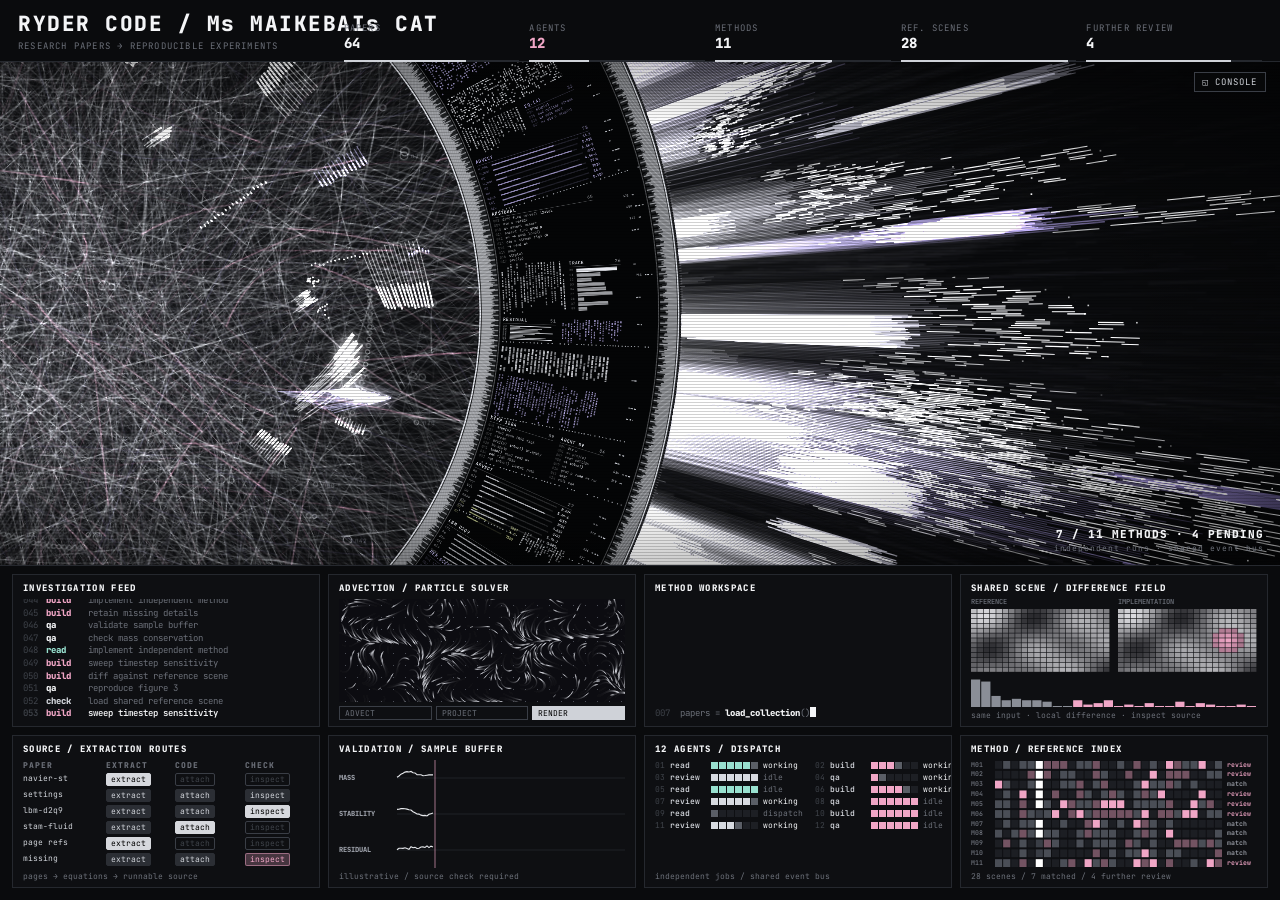
<file: guarded_agent/native-renderer/haloflux-background.html>
<!doctype html>
<!--
  HALOFLUX - Copyright (c) 2026 Ryder191 (RYDER CODE / Ms MAIKEBAIs CAT). All rights reserved.
  https://github.com/Ryder191/haloflux

  Source code and audiovisual design are original works protected by copyright.
  Licensed under the PolyForm Noncommercial License 1.0.0 (see LICENSE).
  Noncommercial use only. ANY COMMERCIAL USE IS STRICTLY PROHIBITED.
  Keep this notice and credit "HALOFLUX by Ryder191" when sharing or remixing.

  源代码与视觉设计均为原创作品，受著作权保护。按 PolyForm Noncommercial 1.0.0 授权。
  仅限非商业用途，严格禁止任何商业用途。转载或二创须保留本声明并注明出处。
-->
<html lang="en">
<head>
<meta charset="utf-8">
<meta name="viewport" content="width=device-width, initial-scale=1">
<title>Paper Lab Console</title>
<link rel="preconnect" href="https://fonts.googleapis.com">
<link href="https://fonts.googleapis.com/css2?family=JetBrains+Mono:wght@400;600;800&display=swap" rel="stylesheet">
<style>
:root{
  --bg:#08090b; --panel:#0e0f12; --line:#25282e; --line2:#3a3e46;
  --text:#cfd2d8; --dim:#6b6f78; --faint:#3f434a; --white:#f4f5f7;
  --pink:#f0a6c6; --teal:#98e0cf;
}
*{box-sizing:border-box}
html,body{margin:0;height:100%;background:var(--bg);color:var(--text);font-family:"JetBrains Mono",Consolas,monospace;overflow:hidden}
.app{display:grid;grid-template-rows:auto minmax(0,1fr) auto;height:100vh}

/* ---------- header ---------- */
header{display:grid;grid-template-columns:minmax(240px,1.7fr) repeat(5,minmax(0,1fr));align-items:end;border-bottom:1px solid var(--line);padding:10px 18px 0;background:#0a0b0d}
.brand h1{white-space:nowrap;margin:0;font-size:21px;font-weight:800;letter-spacing:1.5px;color:var(--white)}
.brand p{margin:3px 0 9px;font-size:9px;color:var(--dim);letter-spacing:1.2px}
.kpi{padding:0 10px 9px;position:relative}
.kpi .k{font-size:9px;color:var(--dim);letter-spacing:1.2px}
.kpi .v{font-size:14px;font-weight:800;color:var(--white);font-variant-numeric:tabular-nums}
.kpi .v.pink{color:var(--pink)}
.kpi .seg{position:absolute;left:10px;right:0;bottom:-1px;height:2px;background:var(--line)}
.kpi .seg i{display:block;height:100%;background:var(--text);width:0;transition:width 1.2s ease}

/* ---------- stage ---------- */
.stage{position:relative;min-height:0;overflow:hidden}
#stage{position:absolute;inset:0;width:100%;height:100%;display:block}
.stage::after{content:"";position:absolute;inset:0;pointer-events:none;
  background:repeating-linear-gradient(0deg,rgba(0,0,0,.18) 0 1px,transparent 1px 3px),
             radial-gradient(ellipse at 40% 50%,transparent 55%,rgba(0,0,0,.55) 100%)}
.ov{position:absolute;font-size:9px;letter-spacing:1px;color:var(--text);pointer-events:none;z-index:2}
.chk{left:0;top:0;will-change:transform;background:rgba(8,9,11,.85);border:1px solid var(--line2);padding:5px 8px;transition:opacity .4s}
.chk b{display:block;font-size:8px;color:var(--dim);font-weight:600;margin-bottom:3px}
.chk span{font-size:12px;color:var(--white);font-weight:600;white-space:nowrap}
.console{top:10px;right:14px;border:1px solid var(--line2);padding:3px 8px;background:rgba(8,9,11,.8)}
.music{top:10px;right:104px;z-index:3;pointer-events:auto;display:flex;align-items:center;gap:6px;border:1px solid var(--line2);padding:2px 8px;background:rgba(8,9,11,.8);user-select:none}
.music .mbtn{cursor:pointer;display:flex;align-items:center;gap:5px}
.music:hover{border-color:#cfd2d8}
.music .mbtn:hover em{color:#fff}
.music em{font-style:normal;white-space:nowrap}
.music.on em{color:var(--white)}
.music.wait em{animation:bl 1s steps(1) infinite}
.music .eq{display:inline-flex;align-items:flex-end;gap:1px;height:8px}
.music .eq b{display:block;width:2px;height:2px;background:var(--dim)}
.music.on .eq b{background:var(--white);animation:eqb .9s ease-in-out infinite}
.music.on .eq b:nth-child(2){animation-delay:-.3s}
.music.on .eq b:nth-child(3){animation-delay:-.6s}
@keyframes eqb{0%,100%{height:2px}50%{height:8px}}
.music input[type=range]{width:70px;height:10px;margin:0;accent-color:#cfd2d8;cursor:pointer}
.music .mval{width:16px;text-align:right;color:var(--dim);font-variant-numeric:tabular-nums}
.status{right:16px;bottom:12px;text-align:right}
.status .big{font-size:11px;color:var(--white);font-weight:800}
.status .sm{color:var(--dim);font-size:8px;margin-top:2px}

/* ---------- panels ---------- */
.panels{display:grid;grid-template-columns:repeat(4,minmax(0,1fr));gap:8px;padding:8px 12px 12px;border-top:1px solid var(--line);background:#0a0b0d}
.p{border:1px solid var(--line);background:var(--panel);padding:7px 10px 6px;height:clamp(118px,17vh,168px);display:flex;flex-direction:column;overflow:hidden;min-width:0}
.p h3{margin:0 0 5px;font-size:9px;font-weight:800;letter-spacing:1.3px;color:var(--white);white-space:nowrap}
.p .cap{margin-top:auto;font-size:8px;color:var(--dim);padding-top:3px;white-space:nowrap;overflow:hidden}
.p canvas{width:100%;flex:1;min-height:0;display:block}

.feed{flex:1;min-height:0;display:flex;flex-direction:column;justify-content:flex-end;font-size:9px;line-height:1.4;overflow:hidden}
.feed div{white-space:nowrap;color:var(--dim)}
.feed div:last-child{color:var(--white);font-weight:600}
.n{color:var(--faint);margin-right:8px}
.vb{display:inline-block;width:42px;font-weight:800}
.vb.build{color:var(--pink)} .vb.check{color:var(--text)} .vb.read{color:var(--teal)} .vb.qa{color:var(--white)}

.btns{display:flex;gap:4px;margin-top:4px}
.btns span{flex:1;font-size:8px;border:1px solid var(--line2);padding:1px 5px;color:var(--dim);transition:all .3s}
.btns span.on{background:#cfd2d8;color:#000;border-color:#cfd2d8}

.code{flex:1;min-height:0;font-size:9px;line-height:1.45;overflow:hidden;display:flex;flex-direction:column;justify-content:flex-end}
.code div{white-space:nowrap}
.code .ln{color:var(--faint);margin-right:10px}
.code .fn{color:var(--white);font-weight:800}
.code .op{color:var(--dim)}
.caret{display:inline-block;width:6px;height:10px;background:var(--white);vertical-align:-1px;animation:bl 1s steps(1) infinite}
@keyframes bl{50%{opacity:0}}

.routes{display:grid;grid-template-columns:1.2fr repeat(3,1fr);gap:3px 6px;font-size:8px;align-content:start}
.routes .h{color:var(--dim);font-weight:800;letter-spacing:1px}
.routes .nm{color:var(--text);white-space:nowrap;overflow:hidden}
.chip{display:inline-block;padding:0 4px;border:1px solid var(--line2);border-radius:2px;color:var(--faint);line-height:11px;transition:all .3s}
.chip.on{background:#d6d8dd;color:#000;border-color:#d6d8dd}
.chip.done{background:#2b2e34;color:var(--text);border-color:#2b2e34}
.chip.pk{background:rgba(240,166,198,.25);color:var(--pink);border-color:rgba(240,166,198,.5)}

.agents{display:grid;grid-template-columns:1fr 1fr;gap:2px 12px;font-size:8px;align-content:start}
.ag{display:flex;align-items:center;gap:5px;white-space:nowrap}
.ag .id{color:var(--faint)} .ag .rl{width:36px;color:var(--text);font-weight:600}
.ag .cells{display:flex;gap:1px}
.ag .cells i{width:7px;height:7px;background:#1d1f24}
.ag .st{color:var(--dim);overflow:hidden}
.ag .st.w{color:var(--white)}

@media (max-width:1000px){
  html,body{overflow:auto}
  .app{height:auto}
  .stage{height:62vh}
  header{grid-template-columns:repeat(3,minmax(0,1fr));gap:6px 0}
  .brand{grid-column:1/-1}
  .panels{grid-template-columns:repeat(2,minmax(0,1fr))}
  .p{height:150px}
}
@media (max-width:520px){
  header{padding:10px 16px 0}
  .panels{grid-template-columns:minmax(0,1fr);padding:8px 16px 16px}
}
</style>
</head>
<body>
<div class="app">
  <header>
    <div class="brand"><h1>RYDER CODE / Ms MAIKEBAIs CAT</h1><p>RESEARCH PAPERS → REPRODUCIBLE EXPERIMENTS</p></div>
    <div class="kpi"><div class="k">PAPERS</div><div class="v" id="k0">64</div><div class="seg"><i></i></div></div>
    <div class="kpi"><div class="k">AGENTS</div><div class="v pink" id="k1">12</div><div class="seg"><i></i></div></div>
    <div class="kpi"><div class="k">METHODS</div><div class="v" id="k2">11</div><div class="seg"><i></i></div></div>
    <div class="kpi"><div class="k">REF. SCENES</div><div class="v" id="k3">28</div><div class="seg"><i></i></div></div>
    <div class="kpi"><div class="k">FURTHER REVIEW</div><div class="v" id="k4">4</div><div class="seg"><i></i></div></div>
  </header>

  <div class="stage" id="stageWrap">
    <canvas id="stage"></canvas>
    <div class="ov console">◱ CONSOLE</div>
    <div class="ov music" id="bgm">
      <span class="mbtn" id="bgmBtn" title="开/关背景音乐（M 键）"><i class="eq"><b></b><b></b><b></b></i><em id="bgmTxt">BGM OFF</em></span>
      <input type="range" id="bgmVol" min="0" max="100" step="1" value="60" title="音量">
      <span class="mval" id="bgmVal">60</span>
    </div>
    <audio id="bgmAudio" loop preload="none" playsinline></audio>
    <div class="ov chk" id="chk"><b id="chkK">STABILITY CHECK</b><span id="chkV">CFL = |u| Δt / Δx</span></div>
    <div class="ov status"><div class="big" id="stBig">7 / 11 METHODS · 4 PENDING</div><div class="sm">independent runs · shared event bus</div></div>
  </div>

  <section class="panels">
    <div class="p"><h3>INVESTIGATION FEED</h3><div class="feed" id="feed"></div></div>
    <div class="p"><h3>ADVECTION / PARTICLE SOLVER</h3><canvas id="cAdv"></canvas>
      <div class="btns" id="advBtns"><span class="on">ADVECT</span><span>PROJECT</span><span>RENDER</span></div></div>
    <div class="p"><h3>METHOD WORKSPACE</h3><div class="code" id="code"></div></div>
    <div class="p"><h3>SHARED SCENE / DIFFERENCE FIELD</h3><canvas id="cDiff"></canvas><div class="cap">same input · local difference · inspect source</div></div>
    <div class="p"><h3>SOURCE / EXTRACTION ROUTES</h3><div class="routes" id="routes"></div><div class="cap">pages → equations → runnable source</div></div>
    <div class="p"><h3>VALIDATION / SAMPLE BUFFER</h3><canvas id="cVal"></canvas><div class="cap">illustrative / source check required</div></div>
    <div class="p"><h3>12 AGENTS / DISPATCH</h3><div class="agents" id="agents"></div><div class="cap">independent jobs / shared event bus</div></div>
    <div class="p"><h3>METHOD / REFERENCE INDEX</h3><canvas id="cIdx"></canvas><div class="cap">28 scenes / 7 matched / 4 further review</div></div>
  </section>
</div>

<script>
const TAU = Math.PI * 2, rnd = Math.random;
const rr = (a, b) => a + rnd() * (b - a);
const pick = a => a[(rnd() * a.length) | 0];
const gauss = () => (rnd() + rnd() + rnd() - 1.5) / 1.5;
let liveWorkbenchActive = false;
window.__guardedAnimationStats = {frames:0, displayed_lines:0, error:''};
window.addEventListener('error', event => {
  window.__guardedAnimationStats.error = String(event.message || 'Animation script failed').slice(0,240);
});
let DPR = Math.min(window.devicePixelRatio || 1, 2);
const FONT = '"JetBrains Mono",Consolas,monospace';
const TASK_FONT = '"Microsoft YaHei UI","Microsoft YaHei","Noto Sans CJK SC","Segoe UI",sans-serif';

function mk(w, h) {
  const c = document.createElement('canvas');
  c.width = Math.max(1, Math.ceil(w * DPR)); c.height = Math.max(1, Math.ceil(h * DPR));
  c.x = c.getContext('2d'); c.x.setTransform(DPR, 0, 0, DPR, 0, 0);
  return c;
}
function fit(c) {
  const r = c.getBoundingClientRect();
  c.width = Math.max(1, Math.round(r.width * DPR)); c.height = Math.max(1, Math.round(r.height * DPR));
  const x = c.getContext('2d'); x.setTransform(DPR, 0, 0, DPR, 0, 0);
  c.w = r.width; c.h = r.height; c.x = x;
  return c;
}

/* =========================================================
   MAIN STAGE
   ========================================================= */
const stage = document.getElementById('stage'); let S = stage.getContext('2d'); const S_MAIN = S;
let W, H, cx, cy, R, RO, RMAX, thV, thS;
let webBase, webLayers = [], layerEnv = [0, 0, 0], trailC, glowC, laneC;
let curves = [], runners = [], comets = [], cards = [], wedges = [], pulses = [];
let webRot = 0, ringRot = 0, ringVel = 0, OSTEP = 0.0038;
const GS = 3; // glow buffer downscale
const FS = 0.5; let farC; // far-layer buffer (depth of field)
const HAS_FILTER = 'filter' in S;
const easeIO = t => t < 0.5 ? 4 * t * t * t : 1 - Math.pow(-2 * t + 2, 3) / 2;
const easeO = t => 1 - Math.pow(1 - t, 3);

/* ---------- live configuration (driven by the console) ---------- */
// [key, label, min, max, step, group, rebuild]
const PARAMS = [
  ['tempo', '整体节拍速度', 0.4, 2.5, 0.05, '全局'],
  ['camera', '自动运镜 (0关 1开)', 0, 1, 1, '全局'],
  ['camZoom', '运镜推近幅度', 0, 2, 0.05, '全局'],
  ['glow', '柔光层强度', 0, 1.5, 0.05, '全局'],
  ['scan', '扫描线 (0关 1开)', 0, 1, 1, '全局'],

  ['ringSpeed', '圆环转动幅度/速度', 0, 3, 0.05, '圆环'],
  ['ringPause', '圆环停顿时长', 0, 3, 0.05, '圆环'],
  ['ringWidth', '环带厚度', 0.6, 1.6, 0.02, '圆环', 'resize'],
  ['rimBright', '内外缘细线亮度', 0, 2, 0.05, '圆环'],
  ['rimWidth', '内外缘细线带宽度', 0.3, 2.5, 0.05, '圆环', 'slots'],
  ['dataFlicker', '数据块刷新/闪烁', 0, 4, 0.1, '圆环'],

  ['webBright', '底层网线亮度', 0.1, 3, 0.05, '圈内', 'web'],
  ['webPulseBase', '网线闪烁层基础亮度', 0, 1, 0.02, '圈内'],
  ['webPulseAmp', '网线闪烁层节拍亮度', 0, 1, 0.02, '圈内'],
  ['webSpin', '网线整体转速', 0, 5, 0.1, '圈内'],
  ['runnerCount', '单独亮线 数量', 0, 900, 1, '圈内'],
  ['runnerBright', '单独亮线 亮度', 0, 2, 0.05, '圈内'],
  ['runnerWidth', '单独亮线 粗细', 0.3, 3, 0.05, '圈内'],
  ['runnerSpeed', '单独亮线 速度', 0.1, 4, 0.05, '圈内'],
  ['runnerVariety', '单独亮线 速度差异', 0, 1, 0.05, '圈内'],
  ['cometPerBeat', '成组光束 每拍数量', 0, 6, 0.1, '圈内'],
  ['cometBurst', '成组光束 重拍爆发数', 0, 12, 0.5, '圈内'],
  ['cometTrickle', '成组光束 拍间零星(每秒)', 0, 6, 0.1, '圈内'],
  ['cometLines', '成组光束 每组线数', 0.3, 3, 0.05, '圈内'],
  ['cometWidth', '成组光束 宽度', 0.3, 3, 0.05, '圈内'],
  ['cometBright', '成组光束 亮度', 0.1, 2.5, 0.05, '圈内'],
  ['cometGlow', '成组光束 柔光', 0, 3, 0.05, '圈内'],
  ['cometSpeed', '成组光束 速度', 0.3, 3, 0.05, '圈内'],
  ['cometFollow', '成组光束 跟随圆环 (0/1)', 0, 1, 1, '圈内'],

  ['beamBright', '伸缩光束 亮度', 0, 2.5, 0.05, '环外'],
  ['beamLen', '伸缩光束 长度', 0.2, 1.8, 0.05, '环外'],
  ['beamWidth', '伸缩光束 线粗细', 0.3, 3, 0.05, '环外'],
  ['beamBounce', '回弹波浪层 强度', 0, 2, 0.05, '环外'],
  ['beamGlow', '伸缩光束 柔光', 0, 6, 0.1, '环外'],
  ['dashBright', '流动短线 亮度', 0, 2, 0.05, '环外'],
  ['hazeCount', '宽光带 数量', 0, 30, 1, '环外'],
  ['hazeBright', '宽光带 亮度', 0, 3, 0.05, '环外'],
  ['flyerCount', '飞出流线(单独) 数量', 0, 3, 0.05, '环外', 'flyers'],
  ['flyerBright', '飞出流线(单独) 亮度', 0, 3, 0.05, '环外'],
  ['flyerWidth', '飞出流线 粗细', 0.3, 3, 0.05, '环外'],
  ['flyerSpeed', '飞出流线 速度', 0.2, 3, 0.05, '环外'],
  ['burstRate', '飞出流线(成组) 频率', 0, 5, 0.1, '环外'],
  ['burstSize', '飞出流线(成组) 每组数量', 0.2, 3, 0.05, '环外'],
  ['burstBright', '飞出流线(成组) 亮度', 0, 2.5, 0.05, '环外'],
  ['flareRate', '根部闪光 频率', 0, 5, 0.1, '环外'],
  ['flareBright', '根部闪光 亮度', 0, 2, 0.05, '环外'],
  ['rimDensity', '内外缘细线 密度', 0.3, 3, 0.05, '圆环'],
  ['depthBlur', '远景虚化 (环外远层)', 0, 5, 0.1, '空间层次'],
  ['depthDim', '远景亮度', 0, 1.5, 0.05, '空间层次'],
  ['webBlur', '圈内底层虚化', 0, 4, 0.1, '空间层次', 'web'],
  ['parallax', '视差 (运镜时远近错位)', 0, 1.5, 0.05, '空间层次'],
  ['bokeh', '前景光斑 数量', 0, 80, 1, '空间层次'],
  ['bokehBright', '前景光斑 亮度', 0, 3, 0.05, '空间层次'],
  ['atmos', '空间雾气', 0, 3, 0.05, '空间层次'],
  ['ringShadow', '圆环遮挡阴影', 0, 2, 0.05, '空间层次'],
  ['vignette', '暗角', 0, 1.5, 0.05, '空间层次'],
];
const BASE = {
  tempo: 1, camera: 1, camZoom: 1, glow: 1, scan: 1,
  ringSpeed: 1, ringPause: 1, ringWidth: 1, rimBright: 1, rimWidth: 1, dataFlicker: 1,
  webBright: 1, webPulseBase: 0.15, webPulseAmp: 0.85, webSpin: 1,
  runnerCount: 336, runnerBright: 1, runnerWidth: 1, runnerSpeed: 1, runnerVariety: 1,
  cometPerBeat: 1.1, cometBurst: 4, cometTrickle: 0, cometLines: 1, cometWidth: 1, cometBright: 1, cometGlow: 1.1, cometSpeed: 1, cometFollow: 0,
  beamBright: 1, beamBounce: 1, beamLen: 1, beamWidth: 1, beamGlow: 1, dashBright: 1, hazeCount: 8, hazeBright: 1,
  flyerCount: 1, flyerBright: 1, flyerWidth: 1, flyerSpeed: 1, burstRate: 1, burstSize: 1, burstBright: 1, flareRate: 1, flareBright: 1,
  rimDensity: 1, depthBlur: 1.4, depthDim: 0.9, webBlur: 0.7, parallax: 0.6, bokeh: 16, bokehBright: 1, atmos: 1, ringShadow: 1, vignette: 0.7,
};
const PRESETS = {
  A: { ...BASE, webBright: 1.25, webPulseBase: 0.3, webPulseAmp: 0.4, runnerCount: 45, runnerVariety: 0,
       cometPerBeat: 2.5, cometBurst: 5, cometTrickle: 1.6, cometFollow: 1, cometGlow: 0.85 },
  B: { ...BASE },
};
// 你的默认效果：把控制台「导出」的 values 粘贴进来替换 null，发给任何电脑打开都会默认使用它
const BAKED_MINE = {tempo: 2.5, camera: 1, camZoom: 1, glow: 1.1, scan: 1, ringSpeed: 3, ringPause: 1.2, ringWidth: 1.3, rimBright: 1.8, rimWidth: 1.3, dataFlicker: 1, webBright: 0.9, webPulseBase: 0.1, webPulseAmp: 0.8, webSpin: 1, runnerCount: 788, runnerBright: 0.5, runnerWidth: 1, runnerSpeed: 0.6, runnerVariety: 0.4, cometPerBeat: 2.3, cometBurst: 9, cometTrickle: 1.5, cometLines: 1, cometWidth: 1, cometBright: 1, cometGlow: 1.1, cometSpeed: 0.8, cometFollow: 1, beamBright: 1.8, beamLen: 1.8, beamWidth: 0.7, beamBounce: 2, beamGlow: 3.5, dashBright: 1.9, hazeCount: 22, hazeBright: 1.5, flyerCount: 3, flyerBright: 3, flyerWidth: 1.4, flyerSpeed: 2.2, burstRate: 3.5, burstSize: 3, burstBright: 2.5, flareRate: 3.5, flareBright: 2, rimDensity: 1.2, depthBlur: 0, depthDim: 0.1, webBlur: 0, parallax: 0, bokeh: 0, bokehBright: 0, atmos: 0, ringShadow: 0, vignette: 0};   // 2026-10-21 定稿默认
if (BAKED_MINE) PRESETS.MINE = { ...BASE, ...BAKED_MINE };
const C = { ...(PRESETS.MINE || PRESETS.B) };
const zf = z => 1 + (z - 1) * C.camZoom;

const TOK = ['load_collection()', 'extract_eq', '∂u/∂t', 'rho', 'grad(p)', 'dt=1e-3', 'assert', 'residual', 'solve()',
  'mesh', 'bc.apply', 'flux', 'CFL', '0.0041', 'ok', 'PASS', 'ref#12', 'scene_07', 'u_star', 'div(u)', 'proj', 'advect',
  'step++', 'tol', '1.2e-6', 'kernel', 'paper[37]', 'eq.(4)', 'fig.3', 'table2', 'nu=0.01', 'v_x', 'omega', 'bounce',
  'f_eq', 'stream', 'collide', 'Re=100', 'check', '>>>', 'match', 'diff', 'L2', 'grid64', 'cfg', 'seed=7'];

/* ---------- rhythm: an uneven beat clock drives everything ---------- */
const PATTERN = [0.5, 0.25, 0.25, 0.5, 0.5, 0.75, 0.25, 0.25, 0.25, 1.0];
let beatT = 0.4, beatI = 0, sinceBeat = 9, beatN = 0, env = 0;
function updateBeat(dt) {
  beatT -= dt; sinceBeat += dt;
  if (beatT <= 0) { beatT += PATTERN[beatI++ % PATTERN.length] * 0.92 / C.tempo; sinceBeat = 0; beatN++; onBeat(); }
  env = Math.exp(-sinceBeat * 4.5);
}
function onBeat() {
  // ring: kick every other beat → stepped, fast rotation
  if (rot.t >= rot.dur && rot.hold <= 0) ringMove();
  // comets come in bursts
  const n = Math.round((beatN % 4 === 0 ? C.cometBurst : C.cometPerBeat) * rr(0.6, 1.4));
  for (let i = 0; i < n; i++) setTimeout(spawnComet, i * rr(30, 90));
  // web layers shimmer
  layerEnv[(rnd() * 3) | 0] = 1;
  if (beatN % 4 === 0) layerEnv = layerEnv.map(() => rr(0.6, 1));
  // outer: travelling wave + random wedge hits
  const dir = rnd() < 0.5 ? 1 : -1, big = beatN % 8 === 0;
  pulses.push({ c: dir > 0 ? -thS - 0.15 : thS + 0.15, v: dir * rr(0.7, 1.6) * (big ? 0.7 : 1), w: big ? rr(0.25, 0.4) : rr(0.05, 0.16), amp: big ? 1 : rr(0.45, 0.9), life: rr(1.2, 2.0), L: 0 });
  pulses.forEach(p => p.L || (p.L = p.life));
  onBeatOuter();
  // ring cards
  for (let i = 0; i < Math.round(6 * C.dataFlicker); i++) pick(slots).c = null;
  for (let i = 0; i < Math.round(2 * C.dataFlicker); i++) pick(slots).flash = rr(0.35, 0.7);
}

/* ---------- camera: automatic push-in / pull-out shots ---------- */
const cam = { x: 0, y: 0, z: 1 };
let shots = [], shotI = 0, shotT = 0, camPhase = 'hold', camFrom = null;
function buildShots() {
  const P = (a, r) => ({ x: cx + Math.cos(a) * r, y: cy + Math.sin(a) * r });
  const mid = (R + RO) / 2;
  shots = [
    { x: W / 2, y: H / 2, z: 1, hold: 4.5 },
    { ...P(-thS * 0.45, mid), z: 2.3, hold: 3.4 },
    { ...P(0.04, RO + (RMAX - RO) * 0.3), z: 1.6, hold: 3.2 },
    { x: W / 2, y: H / 2, z: 1, hold: 3.0 },
    { ...P(0.22, R * 0.8), z: 1.9, hold: 3.4 },
    { ...P(thS * 0.5, mid + 10), z: 2.8, hold: 3.0 },
    { ...P(-0.12, RO + 40), z: 1.35, hold: 3.2 },
  ];
  shotI = 0; shotT = 0; camPhase = 'hold';
  Object.assign(cam, shots[0]);
}
function clampCam() {
  const hw = W / (2 * cam.z), hh = H / (2 * cam.z);
  cam.x = Math.max(hw, Math.min(W - hw, cam.x));
  cam.y = Math.max(hh, Math.min(H - hh, cam.y));
}
function updateCam(dt) {
  if (!C.camera) { cam.x = W / 2; cam.y = H / 2; cam.z = 1; return; }
  shotT += dt;
  const cur = shots[shotI], nxt = shots[(shotI + 1) % shots.length];
  if (camPhase === 'hold') {
    const k = shotT / cur.hold;
    cam.x = cur.x; cam.y = cur.y + (cur.z > 1 ? Math.sin(k * Math.PI) * 6 : 0);
    cam.z = zf(cur.z) * (1 + 0.05 * k * C.camZoom);            // slow creep while holding
    if (shotT >= cur.hold) { camPhase = 'move'; shotT = 0; camFrom = { ...cam }; }
  } else {
    const dur = 2.2, e = easeIO(Math.min(1, shotT / dur));
    const lz = Math.log(camFrom.z) + (Math.log(zf(nxt.z)) - Math.log(camFrom.z)) * e;
    let z = Math.exp(lz);
    if (camFrom.z > 1.2 && zf(nxt.z) > 1.2) z *= 1 - 0.4 * Math.sin(Math.PI * e); // pull out between two close-ups
    cam.z = Math.max(1, z);
    cam.x = camFrom.x + (nxt.x - camFrom.x) * e;
    cam.y = camFrom.y + (nxt.y - camFrom.y) * e;
    if (shotT >= dur) { shotI = (shotI + 1) % shots.length; camPhase = 'hold'; shotT = 0; }
  }
  clampCam();
}
function camT(ctx, d) { ctx.setTransform(d * cam.z, 0, 0, d * cam.z, d * (W / 2 - cam.x * cam.z), d * (H / 2 - cam.y * cam.z)); }
function camTk(ctx, d, k) {
  const z = 1 + (cam.z - 1) * k, x = W / 2 + (cam.x - W / 2) * k, y = H / 2 + (cam.y - H / 2) * k;
  ctx.setTransform(d * z, 0, 0, d * z, d * (W / 2 - x * z), d * (H / 2 - y * z));
}
const toScreen = (x, y) => ({ x: (x - cam.x) * cam.z + W / 2, y: (y - cam.y) * cam.z + H / 2 });

/* ---------- setup ---------- */
function mkd(w, h, d) {
  const c = document.createElement('canvas');
  c.width = Math.max(1, Math.ceil(w * d)); c.height = Math.max(1, Math.ceil(h * d));
  c.x = c.getContext('2d'); c.x.setTransform(d, 0, 0, d, 0, 0); return c;
}
function resizeStage() {
  const r = stage.getBoundingClientRect();
  W = r.width; H = r.height;
  stage.width = W * DPR; stage.height = H * DPR;
  cx = W * 0.07; cy = H * 0.5;
  R = Math.max(H * 0.78, W * 0.30);
  RO = R + Math.max(90, Math.min(240, H * 0.3, W * 0.13)) * C.ringWidth;
  RMAX = Math.hypot(W - cx, H / 2) + 60;
  thV = Math.asin(Math.min(1, (H / 2 + 60) / R));
  thS = Math.asin(Math.min(1, (H / 2 + 40) / RO));
  buildWeb(); buildLanes(); buildCards(); buildOuter();
  trailC = mkd(2 * R + 4, 2 * R + 4, Math.min(DPR, 1.5));
  farC = document.createElement('canvas'); farC.width = Math.ceil(W * FS); farC.height = Math.ceil(H * FS); farC.x = farC.getContext('2d');
  glowC = document.createElement('canvas');
  glowC.width = Math.ceil(W / GS); glowC.height = Math.ceil(H / GS); glowC.x = glowC.getContext('2d');
  runners = []; for (let i = 0; i < C.runnerCount; i++) runners.push(newRunner(true));
  comets = []; pulses = [];
  buildShots();
}

/* ---------- inner web ---------- */
function buildWeb() {
  const size = 2 * R + 4, d = Math.min(DPR, 1.5);
  webBase = mkd(size, size, d);
  webLayers = [0, 1, 2].map(() => mkd(size, size, d));
  const all = [webBase, ...webLayers];
  all.forEach(c => c.x.translate(R + 2, R + 2));
  const b = webBase.x;
  b.beginPath(); b.arc(0, 0, R, 0, TAU);
  const g = b.createRadialGradient(0, 0, R * 0.2, 0, 0, R);
  g.addColorStop(0, '#111215'); g.addColorStop(1, '#0c0d0f');
  b.fillStyle = g; b.fill();
  all.forEach(c => { c.x.save(); c.x.beginPath(); c.x.arc(0, 0, R, 0, TAU); c.x.clip(); });
  curves = [];
  const N = Math.min(2600, Math.round(1000 + (W * H) / 800));
  for (let i = 0; i < N; i++) {
    const a1 = rnd() * TAU, a2 = a1 + rr(0.6, Math.PI * 1.4);
    const p0 = { x: Math.cos(a1) * R, y: Math.sin(a1) * R };
    const p1 = { x: Math.cos(a2) * R, y: Math.sin(a2) * R };
    const cr = Math.sqrt(rnd()) * R * 0.9, ca = rnd() * TAU;
    const c = { x: Math.cos(ca) * cr, y: Math.sin(ca) * cr };
    curves.push({ p0, c, p1 });
    const layer = rnd() < 0.7 ? -1 : (rnd() * 3) | 0;
    const x = layer < 0 ? b : webLayers[layer].x;
    const al = Math.min(1, (layer < 0 ? 0.03 + Math.pow(rnd(), 3) * 0.28 : 0.08 + Math.pow(rnd(), 2) * 0.35) * C.webBright);
    const k = rnd();
    x.strokeStyle = k < 0.05 ? `rgba(240,166,198,${al})` : k < 0.1 ? `rgba(180,170,235,${al})` : `rgba(228,231,238,${al})`;
    x.lineWidth = rr(0.4, 1.1);
    x.beginPath(); x.moveTo(p0.x, p0.y); x.quadraticCurveTo(c.x, c.y, p1.x, p1.y); x.stroke();
  }
  // node markers
  b.font = `6px ${FONT}`; b.textBaseline = 'middle';
  for (let i = 0; i < 70; i++) {
    const rr_ = Math.sqrt(rnd()) * R * 0.92, a = rnd() * TAU;
    const px = Math.cos(a) * rr_, py = Math.sin(a) * rr_, s = rr(2, 4.5);
    b.strokeStyle = `rgba(235,238,244,${rr(0.35, 0.8)})`; b.lineWidth = 0.8;
    b.beginPath(); b.arc(px, py, s, 0, TAU); b.stroke();
    if (rnd() < 0.4) { b.beginPath(); b.arc(px + s * 2.2, py, s * 0.8, 0, TAU); b.stroke(); }
    if (rnd() < 0.35) { b.fillStyle = 'rgba(200,204,212,.5)'; b.fillText('n' + ((rnd() * 99) | 0), px + 7, py); }
  }
  // dotted chains of small rings (as in the original)
  for (let k = 0; k < 3; k++) {
    const rad = R * rr(0.45, 0.85), a0 = rr(0, TAU), cnt = 22 + (rnd() * 14 | 0);
    b.strokeStyle = 'rgba(235,238,244,.55)'; b.lineWidth = 0.8;
    for (let i = 0; i < cnt; i++) { const a = a0 + i * 0.022; b.beginPath(); b.arc(Math.cos(a) * rad, Math.sin(a) * rad, 2.2, 0, TAU); b.stroke(); }
  }
  all.forEach(c => c.x.restore());
  if (HAS_FILTER && C.webBlur > 0) {
    all.forEach((c, i) => {
      const orig = document.createElement('canvas'); orig.width = c.width; orig.height = c.height; orig.getContext('2d').drawImage(c, 0, 0);
      const x = c.x; x.save(); x.setTransform(1, 0, 0, 1, 0, 0); x.clearRect(0, 0, c.width, c.height);
      x.filter = `blur(${(i ? 0.5 : 1) * C.webBlur * d}px)`; x.drawImage(orig, 0, 0); x.filter = 'none';
      x.globalAlpha = Math.max(0.15, 1 - C.webBlur * 0.3); x.drawImage(orig, 0, 0); x.restore();
    });
  }
}
const qpt = (cv, t) => {
  const u = 1 - t;
  return { x: u * u * cv.p0.x + 2 * u * t * cv.c.x + t * t * cv.p1.x, y: u * u * cv.p0.y + 2 * u * t * cv.c.y + t * t * cv.p1.y };
};
function newRunner(init) {
  const cv = pick(curves), t = init ? rnd() : 0, p = qpt(cv, t);
  // mixed speed personalities so lone lines never move in lockstep
  const k = rnd(); let mode, sp;
  if (rnd() > C.runnerVariety) { mode = 1; sp = rr(0.12, 0.38); }   // uniform (version A style)
  else if (k < 0.3) { mode = 0; sp = rr(0.15, 0.28); }        // steady, ignores the beat
  else if (k < 0.65) { mode = 1; sp = rr(0.1, 0.3); }    // surges on the beat
  else if (k < 0.8) { mode = 0; sp = rr(0.04, 0.08); }   // slow drift
  else if (k < 0.92) { mode = 0; sp = rr(0.5, 0.85); }   // fast streak
  else { mode = 2; sp = rr(0.06, 0.12); }                 // accelerates along its path
  return { cv, t, sp, mode, px: p.x, py: p.y, b: rnd() < 0.1 };
}

/* ---------- comets: short bright bundles sweeping with ease-in-out ---------- */
function spawnComet() {
  const lines = [], n = Math.max(2, Math.round((8 + (rnd() * 12 | 0)) * C.cometLines));
  if (rnd() < 0.6) {
    // concentric arc bundle hugging the ring
    const rad = R * rr(0.55, 0.9), a0 = rr(-thV, thV) * 0.85, span = rr(0.35, 0.9) * (rnd() < 0.5 ? -1 : 1), gap = rr(2.6, 4.4) * C.cometWidth;
    for (let k = 0; k < n; k++) lines.push({ arc: true, r: rad - k * gap + gauss() * 0.6, a0: a0 + gauss() * 0.01, span });
  } else {
    // converging bundle: inner point → ring edge
    const ang = rr(-thV, thV) * 0.8, oa = ang + rr(-1.3, 1.3), orad = R * rr(0.25, 0.75);
    const o = { x: Math.cos(oa) * orad, y: Math.sin(oa) * orad };
    const spread = rr(0.08, 0.25) * C.cometWidth, bend = rr(0.2, 0.5) * (rnd() < 0.5 ? -1 : 1);
    for (let i = 0; i < n; i++) {
      const ta = ang + (i / n - 0.5) * spread;
      const p1 = { x: Math.cos(ta) * (R - 2), y: Math.sin(ta) * (R - 2) };
      const p0 = { x: o.x + gauss() * 10, y: o.y + gauss() * 10 };
      const mx = (p0.x + p1.x) / 2, my = (p0.y + p1.y) / 2, dx = p1.x - p0.x, dy = p1.y - p0.y;
      lines.push({ p0, c: { x: mx - dy * bend + gauss() * 8, y: my + dx * bend + gauss() * 8 }, p1 });
    }
  }
  comets.push({ lines, life: 0, hit: false, rot0: ringRot, dur: rr(0.4, 0.85) / C.cometSpeed, win: rr(0.22, 0.4), glow: rnd() < 0.4, tint: rnd() < 0.15 });
}
const cpt = (l, t) => { if (!l.arc) return qpt(l, t); const r = l.r + (R - 2 - l.r) * t * t, a = l.a0 + l.span * t; return { x: Math.cos(a) * r, y: Math.sin(a) * r }; };
function strokeComet(ctx, c, t0, t1, steps) {
  ctx.beginPath();
  for (const l of c.lines) for (let s = 0; s <= steps; s++) {
    const p = cpt(l, t0 + (t1 - t0) * (s / steps));
    s ? ctx.lineTo(p.x, p.y) : ctx.moveTo(p.x, p.y);
  }
  ctx.stroke();
}

/* ---------- outer: stacked, constantly changing layers ----------
   L0 haze bands (translucent wide wedges, additive, short lifecycles)
   L1 far strands (thin, dim, slower rotation → parallax)
   L2 main strands (dense, ring-attached, staircase tips + flowing dashes)
   L3 root flares (bright white blocks at the ring edge, glow)          */
let GR = {}, strandLayers = [], hazes = [], flares = [];
const HAZE_COL = ['196,180,252', '242,242,252', '190,222,222'];
const clamp = (v, a, b) => Math.max(a, Math.min(b, v));
const normA = a => ((a + Math.PI) % TAU + TAU) % TAU - Math.PI;
function makeProfile(n) {
  const prof = []; let v = rr(0.45, 1), run = 0;
  for (let k = 0; k < n; k++) {
    if (run-- <= 0) { v = clamp(v + gauss() * 0.4, 0.22, 1); run = 2 + (rnd() * 5 | 0); }
    prof.push(clamp(v + gauss() * 0.07, 0.18, 1));
  }
  return prof;
}
function makeStrandLayer(stepDeg, rotK, lumK, lw, lenK, solidK, cover, nMin, nMax, brightP, dyn = 'soft') {
  const step = stepDeg * Math.PI / 180, nb = Math.floor(TAU / step), ws = [];
  const count = Math.round(nb * cover / ((nMin + nMax) / 2));
  for (let j = 0; j < count; j++) {
    const n = nMin + (rnd() * (nMax - nMin) | 0), bright = rnd() < brightP;
    ws.push({
      i0: (rnd() * nb) | 0, n, base: rr(0.35, 1), len: rr(0.1, 0.5), kick: 0,
      ph: rnd() * TAU, ph2: rnd() * TAU, f1: rr(0.22, 0.6), f2: rr(0.8, 1.7),
      lum: bright ? rr(0.75, 1) : rr(0.16, 0.55), tint: rnd() < 0.5 ? 1 : 0,
      lwK: rnd() < 0.2 ? rr(1.35, 2.1) : rr(0.6, 1.15), lenS: rr(0.6, 1.25),
      prof: makeProfile(n), pf: Array.from({ length: n }, () => rr(1, 4)), pp: Array.from({ length: n }, () => rnd() * TAU),
      ds: Array.from({ length: n }, () => rnd()), dsp: rr(0.7, 1.8), flow: 0
    });
  }
  return { step, rotK, lumK, lw, lenK, solidK, wedges: ws, off: rnd() * TAU, dyn };
}
function buildOuter() {
  strandLayers = [
    //               step  rotK  lumK  lw    lenK  solidK cover nMin nMax brightP
    makeStrandLayer(0.22, 0.45, 0.30, 0.55, 1.15, 0.9,  1.1,  20,  90, 0.2),   // far: faint, thin, slow
    makeStrandLayer(0.16, 0.75, 0.58, 0.8,  1.05, 0.7,  0.9,  14,  70, 0.28),  // mid
    makeStrandLayer(0.12, 1.0,  1.0,  1.0,  1.0,  0.5,  0.75, 12,  60, 0.32),  // main (dashes + tips)
    makeStrandLayer(0.45, 1.0,  0.5,  1.8,  0.8,  0.6,  0.35, 4,   16, 0.3),   // near: few thick strokes
    makeStrandLayer(0.12, 1.0,  0.85, 1.0,  1.0,  0.5,  0.55, 14,  70, 0.32, 'bounce'),  // v4 wave / rebound layer
  ];
  wedges = strandLayers[2].wedges.concat(strandLayers[4].wedges);
  hazes = []; flares = [];
  GR = {};
  const mkG = (stops, r1) => { const g = S.createRadialGradient(cx, cy, RO, cx, cy, r1); stops.forEach(s => g.addColorStop(s[0], s[1])); return g; };
  GR.s0 = mkG([[0, 'rgba(248,248,255,1)'], [0.35, 'rgba(228,226,242,.8)'], [1, 'rgba(190,190,214,.3)']], RMAX * 0.95);
  GR.s2 = mkG([[0, 'rgba(225,245,242,1)'], [0.3, 'rgba(176,214,210,.8)'], [1, 'rgba(140,180,186,.3)']], RMAX * 0.95);
  GR.s1 = mkG([[0, 'rgba(240,236,255,1)'], [0.3, 'rgba(196,182,244,.82)'], [1, 'rgba(160,140,228,.3)']], RMAX * 0.95);
  // haze tints: lavender / pale white / grey-teal
  GR.h0 = mkG([[0, 'rgba(205,190,255,.95)'], [0.25, 'rgba(180,165,240,.7)'], [0.7, 'rgba(150,135,215,.25)'], [1, 'rgba(120,110,190,0)']], RMAX);
  GR.h1 = mkG([[0, 'rgba(250,250,255,1)'], [0.2, 'rgba(225,225,240,.65)'], [0.65, 'rgba(200,200,225,.2)'], [1, 'rgba(180,180,210,0)']], RMAX);
  GR.h2 = mkG([[0, 'rgba(200,230,228,.9)'], [0.25, 'rgba(170,205,210,.6)'], [0.7, 'rgba(140,170,185,.2)'], [1, 'rgba(120,150,170,0)']], RMAX);
  for (let i = 0; i < 14; i++) spawnHaze(true);
  initFlyers();
}
function spawnHaze(init) {
  const k = rnd();
  hazes.push({
    a: rr(-thS, thS) - ringRot, w: rnd() < 0.7 ? rr(0.015, 0.07) : rr(0.08, 0.18),
    len: rr(0.35, 1), cur: init ? rr(0.2, 0.8) : 0, age: init ? rr(0, 0.5) : 0,
    life: rr(0.35, 1.6), alpha: rr(0.12, 0.42), tint: k < 0.55 ? 0 : k < 0.85 ? 1 : 2, drift: rr(-0.04, 0.04)
  });
}
function spawnFlare(a) {
  flares.push({ a: a == null ? rr(-thS, thS) * 0.95 - ringRot : a, w: rr(0.006, 0.04), len: rr(18, 110), age: 0, life: rr(0.2, 0.55), alpha: rr(0.6, 1) });
}
function buildLanes() {
  laneC = mkd(W, H, DPR);
  const x = laneC.x;
  for (let i = 0; i < 700; i++) {
    const a = rr(-thS, thS);
    x.strokeStyle = `rgba(210,205,235,${rr(0.01, 0.035)})`; x.lineWidth = rr(0.5, 1);
    const r0 = RO + 4, r1 = rr(RO + 60, RMAX * 0.8);
    x.beginPath(); x.moveTo(cx + Math.cos(a) * r0, cy + Math.sin(a) * r0); x.lineTo(cx + Math.cos(a) * r1, cy + Math.sin(a) * r1); x.stroke();
  }
}
function updateOuter(dt) {
  for (let i = pulses.length - 1; i >= 0; i--) { const p = pulses[i]; p.c += p.v * dt; p.life -= dt; if (p.life <= 0) pulses.splice(i, 1); }
  for (const Lr of strandLayers) {
    const rot = ringRot * Lr.rotK + Lr.off;
    for (const w of Lr.wedges) {
      const am = normA((w.i0 + w.n / 2) * Lr.step + rot);
      w.vis = Math.abs(am) < thS + 0.2;
      w.flow += dt * w.dsp * (0.45 + 2.2 * env);
      if (!w.vis) { w.len *= 0.98; continue; }
      let p = 0;
      for (const pl of pulses) { const f = Math.min(1, pl.life / 0.5) * Math.min(1, (pl.L - pl.life) / 0.15 + 0.3); p += pl.amp * f * Math.exp(-(((am - pl.c) / pl.w) ** 2)); }
      if (Lr.dyn === 'bounce') {
        const idle = w.base * (0.36 + 0.14 * Math.sin(T * 0.9 + w.ph));
        const tgt = Math.min(1, idle + p * 0.75 + w.kick * 0.6);
        w.kick *= Math.exp(-dt * 2.4);
        w.len += (tgt - w.len) * Math.min(1, (tgt > w.len ? 15 : 2.2) * dt);   // snap out on the wave, ease back
      } else {
        const n1 = 0.5 + 0.5 * Math.sin(T * w.f1 + w.ph), n2 = 0.5 + 0.5 * Math.sin(T * w.f2 + w.ph2);
        const idle = w.base * (0.4 + 0.34 * n1 + 0.14 * n2);
        const tgt = Math.min(1.05, (idle + p * 0.7 + w.kick * 0.55) * w.lenS);
        w.kick *= Math.exp(-dt * 1.8);
        w.len += (tgt - w.len) * Math.min(1, (tgt > w.len ? 5 : 1.3) * dt);
      }
    }
  }
  // haze lifecycle
  for (let i = hazes.length - 1; i >= 0; i--) {
    const h = hazes[i]; h.age += dt;
    h.cur += (h.len - h.cur) * Math.min(1, 9 * dt);
    if (h.age > h.life + 0.6) hazes.splice(i, 1);
  }
  if (hazes.length < C.hazeCount && rnd() < 0.25) spawnHaze(false);
  for (let i = flares.length - 1; i >= 0; i--) { flares[i].age += dt; if (flares[i].age > flares[i].life) flares.splice(i, 1); }
  if (rnd() < 0.06 * C.flareRate) spawnFlare();
  updateFlyers(dt);
}
function onBeatOuter() {
  onBeatFlyers();
  for (let i = 0; i < 2 + (rnd() * 5 | 0); i++) { const w = pick(wedges); w.kick = rr(0.4, 1); if (rnd() < 0.5) w.prof = makeProfile(w.n); }
  for (let i = 0; i < 2; i++) { const w = pick(wedges); w.lum = rnd() < 0.4 ? rr(0.8, 1) : rr(0.25, 0.6); }
  const nh = beatN % 4 === 0 ? 5 + (rnd() * 4 | 0) : 1 + (rnd() * 3 | 0);
  for (let i = 0; i < Math.round(nh * C.hazeCount / 8); i++) spawnHaze(false);
  const nf = Math.round((1 + (rnd() * 4 | 0)) * C.flareRate);
  for (let i = 0; i < nf; i++) spawnFlare(hazes.length && rnd() < 0.6 ? pick(hazes).a : null);
}
function hazeEnv(h) {
  const a = Math.min(1, h.age / 0.12);                       // fast in
  const o = h.age > h.life ? Math.max(0, 1 - (h.age - h.life) / 0.6) : 1; // slower out
  return a * o * (0.85 + 0.15 * Math.sin(h.age * 30));      // slight flicker
}
const EDGE_A = [0.28, 0.62, 1];
function drawStrands(Lr, collect) {
  const span = RMAX - RO - 20, r0 = RO + 3, rot = ringRot * Lr.rotK + Lr.off;
  S.lineCap = 'butt';
  for (const w of Lr.wedges) {
    if (!w.vis) continue;
    const L = w.len * span * Lr.lenK * C.beamLen;
    if (L < 3) continue;
    const a0 = normA(w.i0 * Lr.step + rot), a1 = a0 + w.n * Lr.step;
    if (a1 < -thS - 0.03 || a0 > thS + 0.03) continue;
    const alpha = Math.min(1, w.lum * Lr.lumK * (0.3 + 0.7 * Math.min(1, w.len * 1.8)) * C.beamBright * (Lr.dyn === 'bounce' ? C.beamBounce : 1));
    if (alpha < 0.005) continue;
    const lwW = Lr.lw * w.lwK * C.beamWidth;
    const paths = [new Path2D(), new Path2D(), new Path2D()];
    for (let k = 0; k < w.n; k++) {
      const a = a0 + (k + 0.5) * Lr.step, ca = Math.cos(a), sa = Math.sin(a);
      const edge = Math.sin(Math.PI * (k + 0.5) / w.n), b = edge < 0.38 ? 0 : edge < 0.72 ? 1 : 2;
      const pr = w.prof[k];
      const l = L * pr * (0.5 + 0.5 * Math.sqrt(edge)) * (0.92 + 0.08 * Math.sin(T * w.pf[k] + w.pp[k]));
      const solid = l * (Lr.solidK + 0.3 * pr * (1 - Lr.solidK));
      paths[b].moveTo(cx + ca * r0, cy + sa * r0); paths[b].lineTo(cx + ca * (r0 + solid), cy + sa * (r0 + solid));
      if (!collect) continue;
      const tail = l - solid, da = alpha * EDGE_A[b];
      if (tail > 6) for (let d = 0; d < 2; d++) {
        const ph = (w.flow + w.ds[k] + d * 0.5) % 1;
        const s0 = solid + tail * ph, s1 = Math.min(l, s0 + 3 + tail * 0.22 * (1 - ph * 0.5));
        if (s1 > s0) collect.dash.push(ca, sa, s0, s1, da);
      }
      if ((k + (T * 12 | 0)) % 4 === 0) collect.tip.push(ca, sa, l, da);
    }
    S.strokeStyle = GR['s' + w.tint]; S.lineWidth = lwW;
    for (let b = 0; b < 3; b++) { S.globalAlpha = alpha * EDGE_A[b]; S.stroke(paths[b]); }
    if (w.lum > 0.85 && C.beamGlow > 0) { S.globalAlpha = Math.min(1, alpha * 0.06 * C.beamGlow); S.lineWidth = lwW * 2.5; S.stroke(paths[2]); }
  }
}
const hash = x => { const s = Math.sin(x * 12.9898) * 43758.5453; return s - Math.floor(s); };
function radialLines(a0, a1, st, r0, L, seed, lo) {
  S.beginPath();
  let k = 0;
  for (let a = a0; a < a1; a += st, k++) {
    const l = L * (lo + (1 - lo) * hash(k + seed)), ca = Math.cos(a), sa = Math.sin(a);
    S.moveTo(cx + ca * r0, cy + sa * r0); S.lineTo(cx + ca * (r0 + l), cy + sa * (r0 + l));
  }
}
/* ---- fly-out streaks: shoot outward and never retract, interleaved with the beams ----
   singles: sparse, dimmer, respawn forever
   bursts : packets of parallel streaks launched together on the beat, brighter, die at the edge */
let flyers = [], flyBands = [];
function newFlyBand() { return { a: rr(-thS, thS), w: rr(0.01, 0.05), life: rr(2, 6) }; }
function newFlyer(init) {
  let a;
  if (rnd() < 0.5) { const b = pick(flyBands); a = b.a + gauss() * b.w; } else a = rr(-thS, thS);
  return {
    a: a - ringRot, len: 20 + Math.pow(rnd(), 2) * 320, r: init ? rr(RO, RMAX) : RO + rr(0, 25),
    sp: rr(260, 900), lw: rnd() < 0.08 ? rr(1.2, 1.7) : rr(0.5, 1), lv: rnd() < 0.12 ? 1 : 0, tint: rnd() < 0.22 ? 1 : 0, burst: false
  };
}
function spawnFlyBurst() {
  const a = rr(-thS, thS) * 0.95, n = Math.max(1, Math.round((14 + (rnd() * 30 | 0)) * C.burstSize)), spread = rr(0.01, 0.045);
  const sp = rr(450, 1150), len = rr(70, 320), r0 = RO + rr(0, 8), tint = rnd() < 0.3 ? 1 : 0, lv = rnd() < 0.45 ? 2 : 1;
  for (let i = 0; i < n; i++) {
    flyers.push({
      a: a + (i / n - 0.5) * spread + gauss() * 0.0015 - ringRot, len: len * rr(0.7, 1.15), r: r0 - rr(0, len * 0.35),
      sp: sp * rr(0.92, 1.08), lw: rnd() < 0.2 ? 1.3 : rr(0.6, 1), lv, tint, burst: true
    });
  }
}
function initFlyers() {
  flyBands = Array.from({ length: 7 }, newFlyBand);
  flyers = Array.from({ length: Math.round(Math.min(750, 320 + W * 0.25) * C.flyerCount) }, () => newFlyer(true));
}
function updateFlyers(dt) {
  for (const b of flyBands) { b.life -= dt; if (b.life <= 0) Object.assign(b, newFlyBand()); }
  const k = (0.7 + 0.9 * env) * C.flyerSpeed;
  for (let i = flyers.length - 1; i >= 0; i--) {
    const f = flyers[i];
    f.r += f.sp * dt * k;
    if (f.r - f.len > RMAX) { if (f.burst) flyers.splice(i, 1); else flyers[i] = newFlyer(false); }
  }
}
function onBeatFlyers() {
  const n = Math.round((beatN % 4 === 0 ? 3 + (rnd() * 2 | 0) : 1 + (rnd() * 2 | 0)) * C.burstRate);
  for (let i = 0; i < n; i++) setTimeout(spawnFlyBurst, i * rr(20, 120));
}
const FLY_A = [0.16, 0.36, 0.7];
function drawFlyers(bursts) {
  const buckets = {};
  for (const f of flyers) {
    if (f.burst !== bursts) continue;
    const a = normA(f.a + ringRot);
    if (a < -thS - 0.05 || a > thS + 0.05) continue;
    const key = f.tint * 10 + f.lv + (f.lw > 1.15 ? 100 : 0) + (f.burst ? 1000 : 0);
    (buckets[key] || (buckets[key] = [])).push(f, a);
  }
  for (const key in buckets) {
    const arr = buckets[key], f0 = arr[0];
    S.strokeStyle = f0.tint ? GR.s1 : GR.s0; S.globalAlpha = Math.min(1, FLY_A[f0.lv] * (f0.burst ? C.burstBright : C.flyerBright)); S.lineWidth = ((key % 1000) >= 100 ? 1.5 : 0.8) * C.flyerWidth;
    S.beginPath();
    for (let i = 0; i < arr.length; i += 2) {
      const f = arr[i], a = arr[i + 1], r0 = Math.max(RO + 3, f.r - f.len), r1 = f.r;
      if (r1 <= r0) continue;
      const ca = Math.cos(a), sa = Math.sin(a);
      S.moveTo(cx + ca * r0, cy + sa * r0); S.lineTo(cx + ca * r1, cy + sa * r1);
    }
    S.stroke();
  }
  S.globalAlpha = 1;
}
function drawOuterFar() {
  const span = RMAX - RO - 20, r0 = RO + 3;
  // haze bundles 鈥?very dense, faint lines that merge into soft bands
  for (const h of hazes) {
    const e = hazeEnv(h); if (e <= 0.01) continue;
    if (h.seed === undefined) h.seed = rnd() * 1000;
    const L = h.cur * span;
    radialLines(h.a + ringRot - h.w / 2, h.a + ringRot + h.w / 2, OSTEP * 0.55, r0, L, h.seed, 0.45);
    S.strokeStyle = GR['s' + (h.tint === 1 ? 0 : h.tint === 2 ? 2 : 1)];
    S.globalAlpha = Math.min(1, h.alpha * e * 0.05 * C.hazeBright); S.lineWidth = 2.2; S.stroke();
    S.globalAlpha = Math.min(1, h.alpha * e * 0.6 * C.hazeBright); S.lineWidth = 0.55; S.stroke();
  }
  drawStrands(strandLayers[0], null);   // far strands
  drawStrands(strandLayers[1], null);   // mid strands
  drawFlyers(false);                    // single fly-outs live in the background
  S.globalAlpha = 1;
}
function drawOuterNear() {
  const r0 = RO + 3;
  const col = { dash: [], tip: [] };
  drawStrands(strandLayers[2], col);
  drawStrands(strandLayers[4], col);   // wave / rebound layer
  drawStrands(strandLayers[3], null);   // near thick strokes
  S.strokeStyle = '#fff'; S.lineWidth = 1.05;
  for (const lv of [0.35, 0.65, 1]) {
    S.globalAlpha = Math.min(1, lv * C.dashBright); S.beginPath();
    const dp = col.dash;
    for (let i = 0; i < dp.length; i += 5) {
      const a = dp[i + 4]; if (a > lv || a <= lv - 0.35) continue;
      S.moveTo(cx + dp[i] * (r0 + dp[i + 2]), cy + dp[i + 1] * (r0 + dp[i + 2])); S.lineTo(cx + dp[i] * (r0 + dp[i + 3]), cy + dp[i + 1] * (r0 + dp[i + 3]));
    }
    S.stroke();
  }
  S.fillStyle = '#fff';
  for (let i = 0; i < col.tip.length; i += 4) {
    S.globalAlpha = Math.min(1, col.tip[i + 3] * 1.2);
    const r = r0 + col.tip[i + 2];
    S.fillRect(cx + col.tip[i] * r - 0.8, cy + col.tip[i + 1] * r - 0.8, 1.6, 1.6);
  }
  drawFlyers(true);                     // burst packets are in the foreground
  S.strokeStyle = GR.s0;
  for (const f of flares) {
    if (f.seed === undefined) f.seed = rnd() * 1000;
    const t = f.age / f.life, e = (t < 0.15 ? t / 0.15 : Math.pow(1 - (t - 0.15) / 0.85, 2)) * f.alpha;
    const L = f.len * (0.6 + 0.4 * easeO(Math.min(1, t * 3)));
    radialLines(f.a + ringRot - f.w / 2, f.a + ringRot + f.w / 2, OSTEP * 0.45, r0, L, f.seed, 0.4);
    S.globalAlpha = Math.min(1, e * 0.06 * C.flareBright); S.lineWidth = 2.6; S.stroke();
    S.globalAlpha = Math.min(1, e * C.flareBright); S.lineWidth = 0.8; S.stroke();
  }
  S.globalAlpha = 1;
}

/* ---------- foreground bokeh: out-of-focus specks closest to the viewer ---------- */
let bokehs = [], bokehSpr = null;
function mkBokehSprite() {
  const c = document.createElement('canvas'); c.width = c.height = 128;
  const x = c.getContext('2d'), g = x.createRadialGradient(64, 64, 0, 64, 64, 64);
  g.addColorStop(0, 'rgba(255,255,255,.9)'); g.addColorStop(0.5, 'rgba(235,232,255,.5)'); g.addColorStop(0.82, 'rgba(220,215,255,.22)');
  g.addColorStop(0.93, 'rgba(225,220,255,.32)'); g.addColorStop(1, 'rgba(220,215,255,0)');
  x.fillStyle = g; x.fillRect(0, 0, 128, 128); return c;
}
function newBokeh() {
  const big = rnd() < 0.3;
  return { x: rr(-0.1, 1.1) * W, y: rr(-0.1, 1.1) * H, r: big ? rr(24, 64) : rr(5, 22), a: big ? rr(0.025, 0.07) : rr(0.05, 0.16),
    vx: rr(-10, 10), vy: rr(-6, 6), st: rnd() < 0.3 ? rr(2, 5) : 1, ph: rnd() * TAU };
}
function drawBokeh(dt) {
  const n = Math.round(C.bokeh);
  while (bokehs.length < n) bokehs.push(newBokeh());
  if (bokehs.length > n) bokehs.length = n;
  if (!n) return;
  if (!bokehSpr) bokehSpr = mkBokehSprite();
  const k = 1 + 0.6 * C.parallax, z = 1 + (cam.z - 1) * k, ox = (cam.x - W / 2) * k, oy = (cam.y - H / 2) * k;
  S.setTransform(DPR, 0, 0, DPR, 0, 0); S.globalCompositeOperation = 'lighter';
  for (const b of bokehs) {
    b.x += b.vx * dt; b.y += b.vy * dt;
    if (b.x < -0.15 * W) b.x += 1.3 * W; if (b.x > 1.15 * W) b.x -= 1.3 * W;
    if (b.y < -0.15 * H) b.y += 1.3 * H; if (b.y > 1.15 * H) b.y -= 1.3 * H;
    const sx = (b.x - W / 2 - ox) * z + W / 2, sy = (b.y - H / 2 - oy) * z + H / 2, r = b.r * z;
    S.globalAlpha = Math.min(1, b.a * C.bokehBright * (0.75 + 0.25 * Math.sin(T * 0.8 + b.ph)) * (1 + env * 0.3));
    S.drawImage(bokehSpr, sx - r * b.st, sy - r, 2 * r * b.st, 2 * r);
  }
  S.globalAlpha = 1; S.globalCompositeOperation = 'source-over';
}
/* ---------- ring: pre-rendered dot-matrix data blocks on a black band ---------- */
const RING_SC = 2.4;
let slots = [];
const easeOX = t => t >= 1 ? 1 : 1 - Math.pow(2, -10 * t);
const rot = { from: 0, to: 0, t: 1, dur: 1, hold: 0, ease: easeIO };
function ringMove() {
  const r = rnd(); let d, dur, ease;
  if (r < 0.22) { d = rr(1.1, 2.1); dur = rr(0.7, 1.05); ease = easeIO; }        // fast spin
  else if (r < 0.64) { d = rr(0.14, 0.48); dur = rr(0.18, 0.38); ease = easeOX; } // snap & stop
  else { d = rr(0.05, 0.18); dur = rr(0.3, 0.6); ease = easeIO; }               // small nudge
  if (rnd() < 0.08) d = -d * 0.5;  d *= C.ringSpeed;
  Object.assign(rot, { from: ringRot, to: ringRot + d, t: 0, dur, ease, hold: rr(0.04, 0.4) * C.ringPause });
}
function flashSlotAt(ang) {
  let best = null, bd = 9;
  for (const s of slots) { const d = Math.abs(normA(s.a + ringRot - ang)); if (d < bd) { bd = d; best = s; } }
  if (best && bd < 0.08) best.flash = Math.max(best.flash, 0.8);
}
function updateRing(dt) {
  if (rot.t < rot.dur) { rot.t += dt; ringRot = rot.from + (rot.to - rot.from) * rot.ease(Math.min(1, rot.t / rot.dur)); }
  else { rot.hold -= dt; ringRot += 0.02 * dt; }
}
function buildCards() {
  slots = [];
  const band = RO - R, mid = R + band * 0.42;
  let a = 0;
  while (a < TAU - 0.03) {
    const hpx = rr(16, 62), da = hpx / mid, gap = rr(3, 9) / mid;
    slots.push({ a: a + da / 2, da, hpx, c: null, flash: 0, liveIndex: slots.length });
    a += da + gap;
  }
  Object.assign(rot, { from: 0, to: 0, t: 1, dur: 1, hold: 0 });
}
const TINTS = [[232, 234, 240], [232, 234, 240], [232, 234, 240], [232, 234, 240], [232, 234, 240], [232, 234, 240], [196, 184, 246], [196, 184, 246], [168, 222, 214], [206, 212, 150]];
const HEAD = ['SOLVER/02', 'EXTRACT', 'REF.SCENE 07', 'METHOD M04', 'CHECK', 'RESIDUAL', 'PAPER 37', 'AGENT 09', 'BUFFER A',
  'DIFF FIELD', 'STEP 1284', 'MESH 64x64', 'PROJECT', 'ADVECT', 'BC / WALL', 'LBM D2Q9', 'QUEUE', 'TRACE', 'EQ.(4)', 'FIG.3', 'VALIDATE', 'SCENE 12'];
const KEYS = ['dt', 'CFL', 'nu', 'Re', 'tol', 'iter', 'L2', 'mass', 'div', 'u_max', 'rho', 'err', 'grid', 'seed'];
const CODE_T = ['load()', 'step(u)', 'proj(p)', 'bc.apply', 'solve()', 'grad p', 'div u', 'assert', 'f_eq', 'stream', 'collide', 'ok', 'PASS',
  'ref#12', 'diff', 'L2<tol', 'u*', '->', '==', 'dt/2', 'emit', 'push', 'read', 'fig3', 'eq4'];
const rgba = (t, a) => `rgba(${t[0]},${t[1]},${t[2]},${a})`;
let LIVE_TASK = null, liveCardCursor = 0;
const TASK_ICON_PATHS = {
  task:'M4 3h16v18H4z M8 8h8 M8 12h8 M8 16h5',
  terminal:'M3 4h18v16H3z M6 8l4 4-4 4 M13 16h5',
  globe:'M21 12a9 9 0 1 1-18 0a9 9 0 1 1 18 0 M3 12h18 M12 3c-5 5-5 13 0 18c5-5 5-13 0-18',
  file:'M14 3H5v18h14V8z M14 3v5h5 M8 12h8 M8 16h6',
  edit:'M12 4H4v17h17v-8 M10 15l1-4 8-8 3 3-8 8-4 1z',
  folder:'M3 6h7l2 3h9v12H3z',
  question:'M21 12a9 9 0 1 1-18 0a9 9 0 1 1 18 0 M9 9a3 3 0 0 1 6 0c0 2-3 2-3 5 M12 17h.01',
  checklist:'M10 6h11 M10 12h11 M10 18h11 M3 5l2 2 3-4 M3 11l2 2 3-4 M3 17l2 2 3-4',
  agent:'M5 7h14v13H5z M12 3v4 M2 11v5 M22 11v5 M8 12h1 M15 12h1 M9 16h6',
  tool:'M8 5l-6 7 6 7 M16 5l6 7-6 7',
  spinner:'M12 3a9 9 0 0 1 9 9 M12 21a9 9 0 0 1-9-9',
  check:'M4 12l5 5L20 6',
  pause:'M8 4v16 M16 4v16',
  error:'M12 3L2 21h20z M12 9v5 M12 17h.01',
  offline:'M3 3l18 18 M5 9a12 12 0 0 1 14 0 M8 12a7 7 0 0 1 8 0 M11 16h2'
};
const TASK_ICONS = Object.fromEntries(Object.entries(TASK_ICON_PATHS).map(([name,path])=>[name,new Path2D(path)]));
function drawTaskIcon(c, name, x, y, size, color) {
  c.save();c.translate(x,y);c.scale(size/24,size/24);
  if(name==='spinner'){c.translate(12,12);c.rotate(performance.now()*.002);c.translate(-12,-12);}
  c.strokeStyle=color;c.lineWidth=2.1;c.lineCap='round';c.lineJoin='round';
  c.stroke(TASK_ICONS[name] || TASK_ICONS.tool);c.restore();
  window.__guardedAnimationStats.task_icon_draws=(window.__guardedAnimationStats.task_icon_draws||0)+1;
}
function liveItem(index) {
  const items=LIVE_TASK?.items || [];
  return items.length ? items[(index==null?liveCardCursor++:index)%items.length]
    : {icon:LIVE_TASK?.icon||'task',label:LIVE_TASK?.current||'等待当前任务',statusIcon:LIVE_TASK?.statusIcon||'offline'};
}
function taskText(c,text,x,y,width,lineHeight,maxLines) {
  if(width<=0||maxLines<1)return;
  const chars=Array.from(String(text).replace(/\s+/g,' ').trim());
  let line='',row=0;
  for(let i=0;i<chars.length;i++){
    const char=chars[i];
    if(c.measureText(line+char).width>width&&line){
      if(row===maxLines-1){
        while(line&&c.measureText(line+'…').width>width)line=Array.from(line).slice(0,-1).join('');
        c.fillText(line+'…',x,y+row*lineHeight);return;
      }
      c.fillText(line,x,y+row*lineHeight);line='';row++;
    }
    line+=char;
  }
  if(line&&row<maxLines)c.fillText(line,x,y+row*lineHeight);
}
function drawLiveTaskBlock(c,x0,x1,y0,y1,t,item=liveItem()) {
  const w=x1-x0,h=y1-y0,icon=9.5,titleSize=8.4,bodySize=8,lineHeight=10.5;
  c.save();
  // Cache the text backing with the original ring card, keeping moving lines out of the glyphs.
  c.fillStyle='rgba(3,6,11,.96)';c.fillRect(x0-1,y0-.5,w+2,h+1);
  c.shadowColor='rgba(0,0,0,.95)';c.shadowBlur=0;c.shadowOffsetY=.65;
  drawTaskIcon(c,item.icon,x0,y0,icon,'#eefaff');
  c.fillStyle='#f4f8ff';c.font=`700 ${titleSize}px ${TASK_FONT}`;
  taskText(c,item.icon==='task'?LIVE_TASK.title:item.label.split(' · ')[0],x0+icon+3,y0,w-icon-3,11,1);
  const bodyY=y0+13,statusY=y1-8;
  c.fillStyle=rgba(t,.55);c.fillRect(x0,y0+11,w,.55);
  const text=item.icon==='task'?`${LIVE_TASK.state} · ${LIVE_TASK.current}`:item.label;
  const hasStatus=h>=44,bodyBottom=hasStatus?statusY-3:y1;
  c.fillStyle='#e4edf8';c.font=`600 ${bodySize}px ${TASK_FONT}`;
  taskText(c,text,x0,bodyY,w,lineHeight,Math.max(0,Math.floor((bodyBottom-bodyY-bodySize)/lineHeight)+1));
  if(hasStatus){
    drawTaskIcon(c,item.statusIcon||LIVE_TASK.statusIcon,x0,statusY,7.5,'#c3ece8');
    c.font=`600 7px ${TASK_FONT}`;c.fillStyle='#d2e9ee';
    taskText(c,item.status==='done'?'已完成':item.status==='failed'?'执行异常':LIVE_TASK.state,x0+10,statusY,w-10,9,1);
  }
  c.restore();
}
const fmtNum = () => { const k = rnd(); return k < 0.3 ? rr(0, 1).toFixed(3) : k < 0.55 ? (rr(1, 9).toFixed(1) + 'e-' + (2 + (rnd() * 5 | 0))) : k < 0.8 ? String((rnd() * 9999) | 0) : rr(0, 100).toFixed(1); };
function glyphStrips(x, x1, y0, y1, pitch, opt, ctx) {
  const tint = opt.tint;
  for (let lx = x; lx < x1 - 1; lx += pitch) {
    if (opt.colGap && rnd() < 0.18) { lx += pitch * 0.8; continue; }
    const len = (y1 - y0) * (opt.ragged ? rr(0.35, 1) : rr(0.85, 1));
    const start = opt.ragged && rnd() < 0.3 ? y0 + rr(0, (y1 - y0) * 0.3) : y0;
    let y = start;
    const lb = rr(0.55, 1);
    while (y < Math.min(y1, start + len)) {
      const cl = opt.solid ? rr(2, 6) : rr(0.9, 2.2);
      if (rnd() < 0.9) { ctx.fillStyle = rgba(tint, lb * rr(0.6, 1)); ctx.fillRect(lx, y, opt.th, Math.min(cl, y1 - y)); }
      y += cl + (rnd() < 0.12 ? rr(1.5, 3) : rr(0.5, 0.9));
    }
  }
}
// ---- block renderers: (ctx, x0, x1, y0, y1, tint) — x is radial, y is tangential ----
function header(c, x0, x1, y, t) {
  if(LIVE_TASK){
    const item=liveItem();drawTaskIcon(c,item.icon,x0,y,8,'#eefaff');
    c.font=`700 7.2px ${TASK_FONT}`;c.fillStyle='#f4f8ff';
    taskText(c,item.label,x0+10,y,x1-x0-10,9,1);
    c.fillStyle=rgba(t,.5);c.fillRect(x0,y+9,x1-x0,.5);return y+12;
  }
  c.font = `700 4.3px ${FONT}`; c.fillStyle = rgba(t, 0.95); c.fillText(pick(HEAD), x0, y);
  c.fillStyle = rgba(t, 0.55); c.fillText(String((rnd() * 99) | 0).padStart(2, '0'), x1 - 6, y);
  c.fillStyle = rgba(t, 0.3); c.fillRect(x0, y + 5.6, x1 - x0, 0.45);
  return y + 7.5;
}
const BLOCKS = {
  code(c, x0, x1, y0, y1, t) {
    let y = header(c, x0, x1, y0, t);
    c.font = `500 3.5px ${FONT}`;
    let n = 1 + (rnd() * 40 | 0);
    while (y < y1 - 3.5) {
      c.fillStyle = rgba(t, 0.3); c.fillText(String(n++).padStart(3, '0'), x0, y);
      let xx = x0 + 9;
      const words = 1 + (rnd() * 4 | 0);
      for (let i = 0; i < words && xx < x1 - 4; i++) {
        const w = pick(CODE_T); c.fillStyle = rgba(t, rnd() < 0.25 ? 1 : rr(0.5, 0.8)); c.fillText(w, xx, y); xx += w.length * 2.15 + 2;
      }
      y += 4.6;
    }
  },
  kv(c, x0, x1, y0, y1, t) {
    if(LIVE_TASK){drawLiveTaskBlock(c,x0,x1,y0,y1,t);return;}
    let y = y1 - y0 > 18 ? header(c, x0, x1, y0, t) : y0 + 1;
    c.font = `500 3.6px ${FONT}`;
    while (y < y1 - 4) {
      c.fillStyle = rgba(t, 0.5); c.fillText(pick(KEYS), x0, y);
      const v = fmtNum(); c.fillStyle = rgba(t, 0.95); c.textAlign = 'right'; c.fillText(v, x1, y); c.textAlign = 'left';
      const bx = x0 + 14, bw = Math.max(0, x1 - x0 - 14 - v.length * 2.2 - 4);
      c.fillStyle = rgba(t, 0.15); c.fillRect(bx, y + 1.2, bw, 1.2);
      c.fillStyle = rgba(t, 0.7); c.fillRect(bx, y + 1.2, bw * rnd(), 1.2);
      y += 5.2;
    }
  },
  spark(c, x0, x1, y0, y1, t) {
    const y = header(c, x0, x1, y0, t), top = y + 1, bot = y1 - 2, n = 40;
    c.fillStyle = rgba(t, 0.18); c.fillRect(x0, bot, x1 - x0, 0.4); c.fillRect(x0, (top + bot) / 2, x1 - x0, 0.25);
    c.strokeStyle = rgba(t, 0.95); c.lineWidth = 0.55; c.beginPath();
    let v = rnd(), lx = 0, ly = 0;
    for (let i = 0; i <= n; i++) {
      v = clamp(v + gauss() * 0.22, 0, 1);
      lx = x0 + (x1 - x0) * i / n; ly = bot - v * (bot - top);
      i ? c.lineTo(lx, ly) : c.moveTo(lx, ly);
    }
    c.stroke(); c.fillStyle = '#fff'; c.fillRect(lx - 0.9, ly - 0.9, 1.8, 1.8);
  },
  bars(c, x0, x1, y0, y1, t) {
    const y = header(c, x0, x1, y0, t), n = 6 + (rnd() * 10 | 0), bh = (y1 - y - 1) / n;
    c.font = `500 3px ${FONT}`;
    for (let i = 0; i < n; i++) {
      const v = rr(0.1, 1), yy = y + i * bh;
      c.fillStyle = rgba(t, 0.35); c.fillText(String(i).padStart(2, '0'), x0, yy);
      c.fillStyle = rgba(t, v > 0.85 ? 1 : 0.65); c.fillRect(x0 + 7, yy + 0.4, (x1 - x0 - 7) * v, Math.max(0.8, bh - 1.2));
    }
  },
  prog(c, x0, x1, y0, y1, t) {
    if(LIVE_TASK){drawLiveTaskBlock(c,x0,x1,y0,y1,t);return;}
    let y = y1 - y0 > 18 ? header(c, x0, x1, y0, t) : y0 + 1;
    c.font = `500 3.4px ${FONT}`;
    while (y < y1 - 5) {
      const p = rnd();
      c.fillStyle = rgba(t, 0.55); c.fillText(pick(['read', 'build', 'review', 'qa', 'sync', 'diff']), x0, y);
      c.fillStyle = rgba(t, 0.9); c.textAlign = 'right'; c.fillText((p * 100 | 0) + '%', x1, y); c.textAlign = 'left';
      const bx = x0 + 15, bw = x1 - x0 - 26, segs = 12;
      for (let i = 0; i < segs; i++) { c.fillStyle = rgba(t, i / segs < p ? 0.85 : 0.14); c.fillRect(bx + i * bw / segs, y + 0.6, bw / segs - 0.6, 2); }
      y += 5.4;
    }
  },
  grid(c, x0, x1, y0, y1, t) {
    const y = y1 - y0 > 20 ? header(c, x0, x1, y0, t) : y0 + 1, p = rr(2.4, 3.2);
    for (let yy = y; yy < y1 - p + 0.5; yy += p) for (let xx = x0; xx < x1 - p + 0.5; xx += p) {
      const v = rnd();
      c.fillStyle = v > 0.93 ? 'rgba(240,166,198,.95)' : rgba(t, 0.08 + v * v * 0.8);
      c.fillRect(xx, yy, p - 0.6, p - 0.6);
    }
  },
  gauge(c, x0, x1, y0, y1, t) {
    if(LIVE_TASK){
      const size=Math.min(y1-y0-2,x1-x0,18);
      drawTaskIcon(c,LIVE_TASK.statusIcon,x0,y0+1,size,rgba(t,1));
      if(x1-x0-size>20)drawLiveTaskBlock(c,x0+size+4,x1,y0,y1,t);return;
    }
    const r = Math.min((y1 - y0) / 2 - 1.5, 9), gx = x0 + r + 1, gy = (y0 + y1) / 2, v = rnd();
    c.lineWidth = 1.2; c.strokeStyle = rgba(t, 0.15); c.beginPath(); c.arc(gx, gy, r, 0, TAU); c.stroke();
    c.strokeStyle = rgba(t, 0.95); c.beginPath(); c.arc(gx, gy, r, -Math.PI / 2, -Math.PI / 2 + TAU * v); c.stroke();
    c.font = `700 ${Math.max(3.2, r * 0.55)}px ${FONT}`; c.textAlign = 'center'; c.textBaseline = 'middle';
    c.fillStyle = rgba(t, 1); c.fillText((v * 100 | 0) + '', gx, gy); c.textAlign = 'left'; c.textBaseline = 'top';
    if (x1 - (gx + r) > 20) BLOCKS.kv(c, gx + r + 4, x1, y0, y1, t);
  },
  wave(c, x0, x1, y0, y1, t) {
    const y = header(c, x0, x1, y0, t), mid = (y + y1) / 2, amp = (y1 - y) * 0.38, f1 = rr(0.15, 0.4), f2 = rr(0.5, 1.2), ph = rnd() * 6;
    [[0.95, 1], [0.4, -0.6]].forEach(([a, k]) => {
      c.strokeStyle = rgba(t, a); c.lineWidth = 0.5; c.beginPath();
      for (let xx = x0; xx <= x1; xx += 0.8) { const yy = mid + amp * k * (Math.sin(xx * f1 + ph) * 0.7 + Math.sin(xx * f2) * 0.3); xx === x0 ? c.moveTo(xx, yy) : c.lineTo(xx, yy); }
      c.stroke();
    });
  },
  para(c, x0, x1, y0, y1, t) { glyphStrips(x0, x1, y0, y1, rr(2.6, 3.4), { tint: t, ragged: true, th: 1.3 }, c); },
  cols(c, x0, x1, y0, y1, t) { glyphStrips(x0, x1, y0, y1, rr(3.6, 4.6), { tint: t, colGap: true, th: 1.5 }, c); },
  barcode(c, x0, x1, y0, y1, t) { glyphStrips(x0, x1, y0, y1, rr(3.2, 4.2), { tint: t, solid: true, th: 1.8 }, c); },
  matrix(c, x0, x1, y0, y1, t) {
    const p = rr(2.1, 2.6), dens = rr(0.35, 0.65);
    for (let yy = y0; yy < y1 - 1; yy += p) for (let xx = x0; xx < x1; xx += p)
      if (rnd() < dens) { c.fillStyle = rgba(t, rr(0.5, 1)); c.fillRect(xx, yy, 1.4, 1.4); }
  },
};
const BLOCK_W = [['code', 16], ['kv', 11], ['spark', 9], ['bars', 8], ['prog', 7], ['grid', 7], ['gauge', 3], ['wave', 4],
  ['para', 12], ['cols', 7], ['barcode', 6], ['matrix', 8]];
const NEEDS_H = { code: 18, spark: 18, bars: 20, wave: 18, gauge: 16 };
function pickBlock(h) {
  for (let tries = 0; tries < 8; tries++) {
    let r = rnd() * 100, name = 'para';
    for (const [n, w] of BLOCK_W) { r -= w; if (r <= 0) { name = n; break; } }
    if (!NEEDS_H[name] || h >= NEEDS_H[name]) return name;
  }
  return pick(['para', 'kv', 'matrix', 'barcode']);
}
function renderSlot(s) {
  const band = RO - R, h = s.hpx;
  const c = document.createElement('canvas');
  c.width = Math.ceil(band * RING_SC); c.height = Math.ceil((h + 2) * RING_SC);
  const x = c.getContext('2d'); x.scale(RING_SC, RING_SC); x.textBaseline = 'top';
  const RB = rimW(), dz0 = RB + 6, dz1 = band * 0.72, oz0 = band * 0.78, oz1 = band - RB - 5;
  const liveCard=LIVE_TASK && h>=22 && s.liveIndex%3===0;
  const split = !liveCard && rnd() < 0.45 && dz1 - dz0 > 60;
  const blocks = [];
  if (split) { const m = dz0 + (dz1 - dz0) * rr(0.42, 0.6); blocks.push([dz0, m], [m + rr(4, 8), dz1]); }
  else blocks.push([dz0, dz1 - rr(0, 18)]);
  for (const [b0, b1] of blocks) {
    const tint = pick(TINTS), y0 = 1 + rr(0, 2), y1 = h + 1 - rr(0, 2);
    x.save(); x.beginPath(); x.rect(b0, y0 - 0.5, b1 - b0, y1 - y0 + 1); x.clip();
    if(liveCard)drawLiveTaskBlock(x,b0,b1,y0,y1,tint,liveItem(Math.floor(s.liveIndex/3)));
    else BLOCKS[pickBlock(y1 - y0)](x, b0, b1, y0, y1, tint);
    x.restore();
  }
  // outer index column: tiny ids + tick groups
  const pitch = rr(8, 12);
  x.font = `600 3.1px ${FONT}`;
  for (let yy = rr(1, pitch); yy < h - 2; yy += pitch) {
    if (rnd() < 0.15) continue;
    let xx = oz0 + rr(0, 3);
    if (rnd() < 0.45) { x.fillStyle = `rgba(225,228,236,${rr(0.55, 0.95)})`; x.fillText(String((rnd() * 999) | 0).padStart(3, '0'), xx, yy - 1); xx += 9; }
    const n = 1 + (rnd() * 3 | 0);
    for (let i = 0; i < n && xx < oz1; i++) { x.fillStyle = `rgba(225,228,236,${rr(0.5, 0.95)})`; x.fillRect(xx, yy, rr(1.2, 2.4), 1.2); xx += rr(2.4, 3.6); }
  }
  if (rnd() < 0.45) {
    x.fillStyle = 'rgba(220,224,232,.7)';
    for (let xx = dz0; xx < oz1; xx += rr(2.4, 4.5)) if (rnd() < 0.8) x.fillRect(xx, h + 0.4, 1.1, 1.1);
  }
  s.c = c;
}
function rimW() { return Math.max(3, (RO - R) * 0.065 * C.rimWidth); }
function drawRing(dt) {
  const band = RO - R;
  S.globalCompositeOperation = 'source-over';
  S.save(); S.translate(cx, cy);
  S.beginPath(); S.arc(0, 0, RO, 0, TAU); S.arc(0, 0, R, 0, TAU, true);
  S.fillStyle = '#040506'; S.fill('evenodd');
  let regen = 1;
  for (const s of slots) {
    const A = s.a + ringRot;
    if (s.flash > 0) s.flash = Math.max(0, s.flash - dt * 2.2);
    const mid = R + band * 0.42;
    const sp = toScreen(cx + Math.cos(A) * mid, cy + Math.sin(A) * mid);
    if (sp.x < -140 || sp.x > W + 140 || sp.y < -140 || sp.y > H + 140) continue;
    if (!s.c || (regen > 0 && rnd() < 0.02)) { renderSlot(s); regen--; }
    S.save(); S.rotate(A);
    const hh = s.hpx + 2;
    S.drawImage(s.c, R, -hh / 2, band, hh);
    if(LIVE_TASK && s.liveIndex%3===0 && hh>=24){
      drawTaskIcon(S,LIVE_TASK.statusIcon,R+band*.79,-hh/2+4,9,
        LIVE_TASK.running?'#c3fff1':'#f4f8ff');
    }
    if (s.flash > 0.02) { S.globalCompositeOperation = 'lighter'; S.globalAlpha = s.flash; S.drawImage(s.c, R, -hh / 2, band, hh); S.globalAlpha = 1; S.globalCompositeOperation = 'source-over'; }
    S.restore();
  }
  // rulers & rim bands (all rotate with the ring)
  const tick = (step, fn) => {
    const n0 = Math.floor((-thV - 0.05 - ringRot) / step), n1 = Math.ceil((thV + 0.05 - ringRot) / step);
    for (let n = n0; n <= n1; n++) { const a = n * step + ringRot; fn(Math.cos(a), Math.sin(a), n); }
  };
  const RB = rimW();
  // inner + outer rim bands: dense white hairlines that give the edge its thickness
  S.beginPath();
  tick(0.14 / C.rimDensity * Math.PI / 180, (ca, sa, n) => {
    const m = ((n % 6) + 6) % 6;
    const li = m === 0 ? RB : RB * (0.5 + 0.35 * hash(n));
    const lo = m === 0 ? RB : RB * (0.5 + 0.35 * hash(n + 77));
    S.moveTo(ca * (R + 1.5), sa * (R + 1.5)); S.lineTo(ca * (R + 1.5 + li), sa * (R + 1.5 + li));
    S.moveTo(ca * (RO - 1.5), sa * (RO - 1.5)); S.lineTo(ca * (RO - 1.5 - lo), sa * (RO - 1.5 - lo));
  });
  S.globalCompositeOperation = 'lighter';
  S.strokeStyle = `rgba(232,235,242,${Math.min(1, 0.035 * C.rimBright * C.rimBright)})`; S.lineWidth = 1.2 + 2.4 * C.rimBright; S.stroke();   // glow grows with brightness
  S.strokeStyle = `rgba(232,235,242,${Math.min(1, 0.08 * C.rimBright)})`; S.lineWidth = 1.4; S.stroke();
  S.globalCompositeOperation = 'source-over'; S.strokeStyle = `rgba(240,242,248,${Math.min(1, 0.88 * C.rimBright)})`; S.lineWidth = 0.55; S.stroke();
  // rims
  const arc = (r, lw, a) => { S.strokeStyle = `rgba(232,235,242,${a})`; S.lineWidth = lw; S.beginPath(); S.arc(0, 0, r, -thV, thV); S.stroke(); };
  arc(R, 1.5, 1); arc(R + RB + 3, 0.6, 0.6); arc(RO - RB - 3, 0.6, 0.55);
  S.globalCompositeOperation = 'lighter'; arc(RO, 3.5, 0.1); S.globalCompositeOperation = 'source-over';
  arc(RO, 1.3, 0.95);
  S.beginPath();
  tick(1 * Math.PI / 180, (ca, sa) => { S.moveTo(ca * (R - 2), sa * (R - 2)); S.lineTo(ca * (R - 5), sa * (R - 5)); });
  tick(0.25 * Math.PI / 180, (ca, sa, n) => {
    const m = ((n % 20) + 20) % 20, L = m === 0 ? 9 : m % 5 === 0 ? 5 : 2.5;
    S.moveTo(ca * (RO + 2), sa * (RO + 2)); S.lineTo(ca * (RO + 2 + L), sa * (RO + 2 + L));
  });
  S.strokeStyle = 'rgba(230,233,240,.5)'; S.lineWidth = 0.6; S.stroke();
  S.restore();
}

/* ---------- frame ---------- */
function drawStage(dt) {
  updateBeat(dt); updateCam(dt); updateOuter(dt);
  if (rnd() < dt * C.cometTrickle) spawnComet();
  webRot += dt * (0.03 + env * 0.12) * C.webSpin;
  updateRing(dt);
  for (let k = 0; k < 3; k++) layerEnv[k] *= Math.exp(-dt * 2.2);

  // background
  S.setTransform(DPR, 0, 0, DPR, 0, 0);
  S.globalCompositeOperation = 'source-over'; S.globalAlpha = 1;
  S.fillStyle = '#08090b'; S.fillRect(0, 0, W, H);

  // glow buffer (low-res, blurred later)
  const G = glowC.x;
  G.setTransform(1, 0, 0, 1, 0, 0); G.clearRect(0, 0, glowC.width, glowC.height);
  camT(G, 1 / GS); G.globalCompositeOperation = 'lighter';

  camTk(S, DPR, 1 - 0.1 * C.parallax);   // the web sits a little further back

  // inner web + pulsing layers
  S.save(); S.translate(cx, cy); S.rotate(webRot);
  const ws = 2 * R + 4;
  S.drawImage(webBase, -R - 2, -R - 2, ws, ws);
  S.globalCompositeOperation = 'lighter';
  webLayers.forEach((c, k) => { S.globalAlpha = Math.min(1, C.webPulseBase + C.webPulseAmp * layerEnv[k]); S.drawImage(c, -R - 2, -R - 2, ws, ws); });
  S.globalAlpha = 1;

  // runners: speed surges on the beat
  const tx = trailC.x, surge = 0.5 + 2.5 * env;
  while (runners.length < C.runnerCount) runners.push(newRunner(true));
  if (runners.length > C.runnerCount) runners.length = Math.max(0, Math.round(C.runnerCount));
  tx.globalCompositeOperation = 'destination-out';
  tx.fillStyle = `rgba(0,0,0,${0.05 + env * 0.05})`; tx.fillRect(0, 0, ws, ws);
  tx.globalCompositeOperation = 'source-over';
  tx.save(); tx.translate(R + 2, R + 2); tx.lineCap = 'round';
  for (let i = 0; i < runners.length; i++) {
    const r = runners[i];
    r.t += dt * C.runnerSpeed * (r.mode === 1 ? r.sp * surge : r.mode === 2 ? r.sp + 1.3 * r.t * r.t : r.sp);
    if (r.t >= 1) { runners[i] = newRunner(false); continue; }
    const p = qpt(r.cv, r.t);
    tx.strokeStyle = r.b ? `rgba(240,166,198,${Math.min(1, 0.9 * C.runnerBright)})` : `rgba(250,251,255,${Math.min(1, 0.75 * C.runnerBright)})`;
    tx.lineWidth = (r.b ? 1.3 : 0.9) * C.runnerWidth;
    tx.beginPath(); tx.moveTo(r.px, r.py); tx.lineTo(p.x, p.y); tx.stroke();
    r.px = p.x; r.py = p.y;
  }
  tx.restore();
  S.drawImage(trailC, -R - 2, -R - 2, ws, ws);
  S.restore();
  camT(S, DPR);
  // ring occlusion: the web darkens toward the ring, separating the two planes
  if (C.ringShadow > 0) {
    const sg = S.createRadialGradient(cx, cy, R - 110, cx, cy, R);
    sg.addColorStop(0, 'rgba(4,5,6,0)'); sg.addColorStop(1, `rgba(4,5,6,${Math.min(1, 0.8 * C.ringShadow)})`);
    S.globalCompositeOperation = 'source-over'; S.globalAlpha = 1; S.fillStyle = sg;
    S.beginPath(); S.arc(cx, cy, R, 0, TAU); S.arc(cx, cy, R - 110, 0, TAU, true); S.fill('evenodd');
  }

  // comets
  S.save(); S.translate(cx, cy); S.globalCompositeOperation = 'lighter'; S.lineCap = 'round';
  G.save(); G.translate(cx, cy);
  for (let i = comets.length - 1; i >= 0; i--) {
    const c = comets[i];
    c.life += dt;
    const p = easeIO(Math.min(1, c.life / c.dur));
    const head = Math.min(1, p * (1 + c.win)), tail = Math.max(0, p * (1 + c.win) - c.win);
    const fade = c.life > c.dur ? Math.max(0, 1 - (c.life - c.dur) / 0.25) : 1;
    if (fade <= 0) { comets.splice(i, 1); continue; }
    const cr = C.cometFollow ? ringRot - c.rot0 : 0;
    if (head >= 1 && !c.hit) { c.hit = true; const pe = cpt(c.lines[c.lines.length >> 1], 1); flashSlotAt(Math.atan2(pe.y, pe.x) + cr); }
    S.save(); S.rotate(cr); G.save(); G.rotate(cr);
    const col = c.tint ? '200,190,250' : '255,255,255';
    S.strokeStyle = `rgba(${col},${Math.min(1, 0.5 * fade * C.cometBright)})`; S.lineWidth = 1;
    strokeComet(S, c, tail, head, 18);
    const hs = head - (head - tail) * 0.35;
    S.strokeStyle = `rgba(${col},${Math.min(1, fade * C.cometBright)})`; S.lineWidth = 1.7;
    strokeComet(S, c, hs, head, 8);
    if (c.glow && C.cometGlow > 0) { G.strokeStyle = `rgba(${col},${Math.min(1, 0.5 * fade * C.cometGlow)})`; G.lineWidth = 2.8; strokeComet(G, c, hs, head, 6); }
    G.restore(); S.restore();
  }
  G.restore();
  S.restore();

  // outer wedges
  S.globalCompositeOperation = 'lighter';
  S.drawImage(laneC, 0, 0, W, H);
  // far outer layers 鈫?half-res buffer, composited blurred (depth of field)
  const F = farC.x;
  F.setTransform(1, 0, 0, 1, 0, 0); F.globalAlpha = 1; F.globalCompositeOperation = 'source-over'; F.clearRect(0, 0, farC.width, farC.height);
  camT(F, FS); F.globalCompositeOperation = 'lighter';
  S = F; drawOuterFar(); S = S_MAIN;
  S.save(); S.setTransform(DPR, 0, 0, DPR, 0, 0); S.globalCompositeOperation = 'lighter';
  if (HAS_FILTER && C.depthBlur > 0) S.filter = `blur(${C.depthBlur}px)`;
  S.globalAlpha = Math.min(1, C.depthDim); S.drawImage(farC, 0, 0, W, H);
  S.restore();
  // atmosphere: faint scattered light just beyond the ring
  if (C.atmos > 0) {
    const ag = S.createRadialGradient(cx, cy, RO, cx, cy, RO + (RMAX - RO) * 0.7);
    ag.addColorStop(0, `rgba(190,180,240,${Math.min(1, 0.07 * C.atmos)})`); ag.addColorStop(0.4, `rgba(150,145,210,${Math.min(1, 0.028 * C.atmos)})`); ag.addColorStop(1, 'rgba(0,0,0,0)');
    S.globalAlpha = 1; S.fillStyle = ag; S.beginPath(); S.arc(cx, cy, RMAX, 0, TAU); S.arc(cx, cy, RO, 0, TAU, true); S.fill('evenodd');
  }
  drawOuterNear();

  drawRing(dt);

  // composite soft glow
  S.setTransform(DPR, 0, 0, DPR, 0, 0);
  S.globalCompositeOperation = 'lighter';
  if (HAS_FILTER) S.filter = 'blur(6px)';
  S.globalAlpha = Math.min(1, 0.9 * C.glow);
  S.drawImage(glowC, 0, 0, glowC.width * GS, glowC.height * GS);
  if (HAS_FILTER) S.filter = 'none';
  S.globalAlpha = 1; S.globalCompositeOperation = 'source-over';

  drawBokeh(dt);
  if (C.vignette > 0) {
    S.setTransform(DPR, 0, 0, DPR, 0, 0);
    const vg = S.createRadialGradient(W * 0.45, H * 0.5, Math.min(W, H) * 0.35, W * 0.45, H * 0.5, Math.hypot(W, H) * 0.62);
    vg.addColorStop(0, 'rgba(0,0,0,0)'); vg.addColorStop(1, `rgba(0,0,0,${Math.min(1, 0.75 * C.vignette)})`);
    S.fillStyle = vg; S.fillRect(0, 0, W, H);
  }

  drawCallout();
}

/* ---------- callout box with leader line (follows the camera) ---------- */
const CHECKS = [['STABILITY CHECK', 'CFL = |u| Δt / Δx'], ['MASS CONSERVATION', 'Σ ρ dV = const'], ['RESIDUAL NORM', 'r = ‖b − A·u‖₂'],
  ['BOUNDARY', 'u · n = 0  on ∂Ω'], ['PROJECTION', '∇²p = ∇ · u* / Δt']];
let chkI = 0;
const chkEl = document.getElementById('chk');
function drawCallout() {
  const a = -thS * 0.32;
  const anchor = toScreen(cx + Math.cos(a) * (RO + 30), cy + Math.sin(a) * (RO + 30));
  const box = toScreen(cx + Math.cos(a) * (RO + 30) + 120, cy + Math.sin(a) * (RO + 30) - 40);
  const bx = Math.min(W - 190, Math.max(8, box.x)), by = Math.min(H - 60, Math.max(40, box.y));
  chkEl.style.transform = `translate(${bx}px,${by}px)`;
  S.strokeStyle = 'rgba(230,233,238,.55)'; S.lineWidth = 0.8;
  S.beginPath(); S.moveTo(anchor.x, anchor.y); S.lineTo(bx, by + 12); S.stroke();
  S.fillStyle = '#fff'; S.fillRect(anchor.x - 1.5, anchor.y - 1.5, 3, 3);
}
setInterval(() => {
  chkEl.style.opacity = 0;
  setTimeout(() => {
    chkI = (chkI + 1) % CHECKS.length;
    document.getElementById('chkK').textContent = CHECKS[chkI][0];
    document.getElementById('chkV').textContent = CHECKS[chkI][1];
    chkEl.style.opacity = 1;
  }, 400);
}, 3600);

/* =========================================================
   HEADER KPIs
   ========================================================= */
const segs = document.querySelectorAll('.kpi .seg i');
function kpiTick() {
  segs.forEach(s => s.style.width = rr(25, 100) + '%');
  const m = 5 + (rnd() * 6 | 0);
  if (!liveWorkbenchActive) document.getElementById('stBig').textContent = `${m} / 11 METHODS · ${11 - m} PENDING`;
}
kpiTick(); setInterval(kpiTick, 2600);

/* =========================================================
   PANELS
   ========================================================= */
// --- investigation feed ---
const ACTS = ['extract governing equation', 'prepare clean checkout', 'load shared reference scene', 'implement independent method',
  'review numerical stability', 'check mass conservation', 'record boundary conditions', 'attach source page links',
  'compare reference outputs', 'retain missing details', 'package clean checkout', 'validate sample buffer',
  'diff against reference scene', 'resolve ambiguous notation', 'reproduce figure 3', 'sweep timestep sensitivity'];
const VERBS = ['build', 'check', 'read', 'qa', 'build', 'check'];
const feed = document.getElementById('feed');
let feedN = 37;
function renderWorkbenchFeed(payload) {
  liveWorkbenchActive = true;
  window.__guardedAnimationStats.displayed_lines = payload.lines.length;
  const task=payload.task && typeof payload.task==='object' ? payload.task : {};
  const clean=(value,fallback='',limit=180)=>typeof value==='string'?value.replace(/[\x00-\x1f]+/g,' ').slice(0,limit):fallback;
  const icon=(name,fallback='tool')=>Object.hasOwn(TASK_ICONS,name)?name:fallback;
  const items=(Array.isArray(task.items)?task.items:[]).slice(0,16).filter(item=>item&&typeof item.label==='string')
    .map(item=>({label:clean(item.label),icon:icon(item.icon),status:clean(item.status,'active',20),statusIcon:icon(item.statusIcon,'check')}));
  LIVE_TASK={title:clean(task.title,payload.title,100),state:clean(task.state,'实时任务',40),
    current:clean(task.current,payload.lines.at(-1)||'等待任务输出',240),running:Boolean(task.running),
    icon:icon(task.icon,'task'),statusIcon:icon(task.statusIcon,'spinner'),items};
  if(!items.length)items.push({icon:LIVE_TASK.icon,label:LIVE_TASK.title,status:'active',statusIcon:LIVE_TASK.statusIcon});
  liveCardCursor=0;
  Object.assign(window.__guardedAnimationStats,{integrated_task:LIVE_TASK.title,integrated_state:LIVE_TASK.state,
    task_icons:[...new Set([...items.map(item=>item.icon),LIVE_TASK.statusIcon])],live_card_count:slots.length});
  const words = payload.lines.flatMap(line => String(line).match(/[\p{L}\p{N}_.\/-]{1,20}/gu) || []).slice(-150);
  const content = words.length ? words : ['等待工作台实时输出'];
  HEAD.splice(0, HEAD.length, payload.title.slice(0,20), payload.source.slice(0,20), ...content.slice(0,62));
  for (const pool of [TOK, CODE_T, KEYS]) pool.splice(0, pool.length, ...content);
  for (const slot of slots) {slot.c=null;slot.flash=Math.max(slot.flash,.2);}
  feed.replaceChildren();
  const lines = payload.lines.slice(-14);
  if (!lines.length) {
    const empty = document.createElement('div');
    empty.textContent = '等待完整工作台实时输出';
    feed.appendChild(empty);
  } else {
    lines.forEach((line, index) => {
      const row = document.createElement('div');
      const number = document.createElement('span');
      number.className = 'n';
      number.textContent = String(Math.max(1, payload.lines.length - lines.length + index + 1)).padStart(3, '0');
      const label = document.createElement('span');
      label.className = 'vb read';
      label.textContent = 'LIVE';
      row.append(number, label, document.createTextNode(String(line).slice(0, 240)));
      feed.appendChild(row);
    });
  }
  document.getElementById('stBig').textContent = lines.length
    ? `WORKBENCH LIVE · ${payload.lines.length} EVENTS` : 'WORKBENCH · WAITING';
  document.querySelector('.status .sm').textContent = `REAL-TIME · ${payload.source.slice(0, 80)}`;
}
window.addEventListener('message', event => {
  if (event.origin !== location.origin || event.source !== window.parent ||
      event.data?.type !== 'guarded-workbench-content') return;
  const value = event.data;
  if (!value || typeof value.title !== 'string' || typeof value.source !== 'string' ||
      !Array.isArray(value.lines) || value.lines.length > 48) return;
  renderWorkbenchFeed({
    title: value.title.slice(0, 100),
    source: value.source.slice(0, 100),
    task: value.task,
    lines: value.lines.filter(line => typeof line === 'string').slice(-48).map(line => line.slice(0, 240))
  });
});
function feedPush() {
  if (liveWorkbenchActive) return;
  const v = pick(VERBS), d = document.createElement('div');
  d.innerHTML = `<span class="n">${String(feedN++).padStart(3, '0')}</span><span class="vb ${v}">${v}</span>${pick(ACTS)}`;
  feed.appendChild(d);
  while (feed.children.length > 14) feed.removeChild(feed.firstChild);
}
for (let i = 0; i < 12; i++) feedPush();
setInterval(feedPush, 650);

// --- method workspace (typing) ---
const CODE = [['papers', 'load_collection', '()'], ['eqs', 'extract_equations', '(papers)'], ['inputs', 'shared_scene', '()'],
  ['state', 'method.step', '(inputs)'], ['', 'check_mass', '(state, reference)'], ['', 'check_stability', '(state)'],
  ['', 'compare_reference', '(state)'], ['', 'attach_page_refs', '(eqs)'], ['', 'retain_missing_details', '()'],
  ['', 'package_clean_checkout', '()']];
const codeEl = document.getElementById('code');
let cLine = 0, cChar = 0, cNum = 7, typed = [];
const codeStr = l => (l[0] ? l[0] + ' = ' : '') + l[1] + l[2];
function codeHtml(l, n) {
  const pre = l[0] ? l[0] + ' = ' : '', full = pre + l[1] + l[2];
  n = n == null ? full.length : n;
  let out = '', i = 0;
  const seg = (s, cls) => { const take = Math.max(0, Math.min(s.length, n - i)); if (take) out += `<span class="${cls}">${s.slice(0, take)}</span>`; i += s.length; };
  seg(pre, 'op'); seg(l[1], 'fn'); seg(l[2], 'op');
  return out;
}
function codeTick() {
  const l = CODE[cLine];
  cChar += 2;
  if (cChar > codeStr(l).length + 6) {
    typed.push(`<div><span class="ln">${String(cNum++).padStart(3, '0')}</span>${codeHtml(l)}</div>`);
    if (typed.length > 12) typed.shift();
    cLine = (cLine + 1) % CODE.length; cChar = 0;
  }
  codeEl.innerHTML = typed.join('') + `<div><span class="ln">${String(cNum).padStart(3, '0')}</span>${codeHtml(CODE[cLine], cChar)}<span class="caret"></span></div>`;
}
setInterval(codeTick, 70);

// --- routes ---
const ROUTES = ['navier-st', 'settings', 'lbm-d2q9', 'stam-fluid', 'page refs', 'missing'];
const COLSR = ['extract', 'attach', 'inspect'];
const routesEl = document.getElementById('routes');
const rState = ROUTES.map(() => (rnd() * 4) | 0);
function renderRoutes() {
  let h = '<span class="h">PAPER</span><span class="h">EXTRACT</span><span class="h">CODE</span><span class="h">CHECK</span>';
  ROUTES.forEach((n, i) => {
    h += `<span class="nm">${n}</span>`;
    COLSR.forEach((c, j) => {
      const st = rState[i];
      const cls = j < st ? 'done' : j === st ? (i === 5 ? 'pk' : 'on') : '';
      h += `<span><span class="chip ${cls}">${c}</span></span>`;
    });
  });
  routesEl.innerHTML = h;
}
setInterval(() => { const i = (rnd() * ROUTES.length) | 0; rState[i] = (rState[i] + 1) % 4; renderRoutes(); }, 500);
renderRoutes();

// --- agents ---
const ROLES = ['read', 'build', 'review', 'qa'];
const AG = Array.from({ length: 12 }, (_, i) => ({ id: String(i + 1).padStart(2, '0'), role: ROLES[i % 4], p: rnd() * 8, sp: rr(0.6, 2), st: 'working' }));
const agEl = document.getElementById('agents');
const ROLE_COL = { read: '#98e0cf', build: '#f0a6c6', review: '#d7dae0', qa: '#f0a6c6' };
agEl.innerHTML = AG.map(a => `<div class="ag"><span class="id">${a.id}</span><span class="rl">${a.role}</span><span class="cells">${'<i></i>'.repeat(6)}</span><span class="st"></span></div>`).join('');
const agRows = [...agEl.children];
function agentsTick(dt) {
  AG.forEach((a, i) => {
    a.p += a.sp * dt;
    if (a.p > 9) { a.p = 0; a.sp = rr(0.6, 2); }
    const done = Math.floor(a.p);
    const cells = agRows[i].children[2].children;
    for (let k = 0; k < 6; k++) cells[k].style.background = k < done ? ROLE_COL[a.role] : k === done ? '#5a5e66' : '#1d1f24';
    const st = a.p < 0.6 ? 'dispatch' : a.p > 6 ? 'idle' : 'working';
    const se = agRows[i].children[3];
    if (se.textContent !== st) { se.textContent = st; se.className = 'st' + (st === 'working' ? ' w' : ''); }
  });
}

// --- canvases ---
const cAdv = document.getElementById('cAdv'), cDiff = document.getElementById('cDiff'), cVal = document.getElementById('cVal'), cIdx = document.getElementById('cIdx');
let advP = [];
function resizePanels() {
  [cAdv, cDiff, cVal, cIdx].forEach(fit);
  advP = Array.from({ length: 320 }, () => ({ x: rnd() * cAdv.w, y: rnd() * cAdv.h, l: rnd() * 3 }));
  valBuf = [[], [], []];
}
let T = 0;
const flow = (x, y) => Math.sin(x * 0.035 + T * 0.6) * Math.cos(y * 0.05 - T * 0.4) * Math.PI + Math.sin((x + y) * 0.01 + T * 0.2);
function drawAdv(dt) {
  const x = cAdv.x, w = cAdv.w, h = cAdv.h;
  x.fillStyle = 'rgba(14,15,18,0.22)'; x.fillRect(0, 0, w, h);
  x.fillStyle = 'rgba(120,125,135,.25)';
  for (let i = 6; i < w; i += 12) for (let j = 6; j < h; j += 12) x.fillRect(i, j, 1, 1);
  x.strokeStyle = 'rgba(235,238,244,.7)'; x.lineWidth = 0.8; x.beginPath();
  for (const p of advP) {
    const a = flow(p.x, p.y), nx = p.x + Math.cos(a) * 22 * dt, ny = p.y + Math.sin(a) * 22 * dt;
    x.moveTo(p.x, p.y); x.lineTo(nx + Math.cos(a) * 2, ny + Math.sin(a) * 2);
    p.x = nx; p.y = ny; p.l -= dt;
    if (p.l < 0 || p.x < 0 || p.x > w || p.y < 0 || p.y > h) { p.x = rnd() * w; p.y = rnd() * h; p.l = rr(1, 4); }
  }
  x.stroke();
}
setInterval(() => { const b = document.querySelectorAll('#advBtns span'); const i = [...b].findIndex(s => s.classList.contains('on')); b[i].classList.remove('on'); b[(i + 1) % 3].classList.add('on'); }, 1400);

function drawDiff() {
  const x = cDiff.x, w = cDiff.w, h = cDiff.h;
  x.clearRect(0, 0, w, h);
  x.font = `600 7px ${FONT}`; x.textBaseline = 'top';
  const gap = 8, mw = (w - gap) / 2, mh = h * 0.68, cols = 22, rows = 13, cw = mw / cols, ch = (mh - 10) / rows;
  const hist = new Array(28).fill(0);
  for (let m = 0; m < 2; m++) {
    const ox = m * (mw + gap);
    x.fillStyle = '#6b6f78'; x.fillText(m ? 'IMPLEMENTATION' : 'REFERENCE', ox, 0);
    for (let j = 0; j < rows; j++) for (let i = 0; i < cols; i++) {
      let v = 0.5 + 0.25 * Math.sin(i * 0.45 + T * 0.8) * Math.cos(j * 0.5 - T * 0.5) + 0.2 * Math.sin((i + j) * 0.3 + T);
      let err = 0;
      if (m) { const dx = i - 15 - Math.sin(T * 0.7) * 3, dy = j - 6; err = Math.exp(-(dx * dx + dy * dy) / 6) * (0.5 + 0.5 * Math.sin(T * 2)); v += err * 0.3; hist[Math.min(27, (err * 27) | 0)]++; }
      const g = Math.max(0, Math.min(255, v * 210 + 20)) | 0;
      x.fillStyle = err > 0.35 ? `rgba(240,166,198,${0.5 + err * 0.5})` : `rgb(${g},${g},${g + 4})`;
      x.fillRect(ox + i * cw, 10 + j * ch, cw - 0.6, ch - 0.6);
    }
  }
  const by = mh + 4, bh = h - by, bw = w / hist.length;
  const mx = Math.max(...hist.slice(1), 1);
  hist.forEach((v, i) => {
    const hh = i === 0 ? bh * 0.9 : (v / mx) * bh * 0.8 + 1;
    x.fillStyle = i > 9 ? '#f0a6c6' : '#8a8e97';
    x.fillRect(i * bw, by + bh - hh, bw - 1, hh);
  });
}

let valBuf = [[], [], []], valSpike = 0;
function drawVal() {
  const x = cVal.x, w = cVal.w, h = cVal.h;
  x.clearRect(0, 0, w, h);
  const lw = 58, n = Math.floor((w - lw) / 2), names = ['MASS', 'STABILITY', 'RESIDUAL'];
  if (rnd() < 0.01) valSpike = 1;
  valSpike *= 0.9;
  const vals = [Math.sin(T * 3) * 0.35 + Math.sin(T * 7.3) * 0.15 + gauss() * 0.06,
    Math.sin(T * 5 + 1) * 0.3 + Math.sin(T * 1.3) * 0.25 + gauss() * 0.08,
    Math.sin(T * 2.2) * 0.2 + gauss() * 0.15 + (rnd() < 0.5 ? 1 : -1) * valSpike * 0.9];
  vals.forEach((v, k) => { valBuf[k].push(v); while (valBuf[k].length > n) valBuf[k].shift(); });
  x.font = `800 7px ${FONT}`; x.textBaseline = 'middle';
  const rh = h / 3;
  for (let k = 0; k < 3; k++) {
    const yc = rh * k + rh / 2;
    x.fillStyle = '#9a9ea7'; x.fillText(names[k], 0, yc);
    x.strokeStyle = '#1f2227'; x.lineWidth = 1; x.beginPath(); x.moveTo(lw, yc); x.lineTo(w, yc); x.stroke();
    x.strokeStyle = k === 1 && valSpike > 0.2 ? '#f0a6c6' : '#e6e8ec'; x.lineWidth = 1.1;
    x.beginPath();
    valBuf[k].forEach((v, i) => { const px = lw + i * 2, py = yc - v * rh * 0.45; i ? x.lineTo(px, py) : x.moveTo(px, py); });
    x.stroke();
  }
  const cxr = lw + valBuf[0].length * 2;
  x.strokeStyle = 'rgba(240,166,198,.6)'; x.beginPath(); x.moveTo(cxr, 0); x.lineTo(cxr, h); x.stroke();
}

const IDX = Array.from({ length: 11 }, () => Array.from({ length: 28 }, () => rnd()));
function drawIdx() {
  const x = cIdx.x, w = cIdx.w, h = cIdx.h;
  x.clearRect(0, 0, w, h);
  x.font = `600 6.5px ${FONT}`; x.textBaseline = 'middle';
  const lx = 24, rx = 34, rows = 11, cols = 28, cw = (w - lx - rx) / cols, ch = h / rows;
  const scan = Math.floor((T * 6) % cols);
  if (rnd() < 0.3) { const r = (rnd() * rows) | 0, c = (rnd() * cols) | 0; IDX[r][c] = rnd(); }
  for (let j = 0; j < rows; j++) {
    x.fillStyle = '#6b6f78'; x.fillText('M' + String(j + 1).padStart(2, '0'), 0, j * ch + ch / 2);
    let match = 0;
    for (let i = 0; i < cols; i++) {
      const v = IDX[j][i];
      x.fillStyle = v > 0.86 ? '#f0a6c6' : v > 0.7 ? 'rgba(240,166,198,.45)' : v > 0.4 ? '#4a4e56' : '#1c1e23';
      if (i === scan) x.fillStyle = v > 0.4 ? '#ffffff' : '#3a3e46';
      x.fillRect(lx + i * cw, j * ch + 1, cw - 1, ch - 2);
      if (v > 0.7) match++;
    }
    x.fillStyle = match > 7 ? '#f0a6c6' : '#9a9ea7';
    x.fillText(match > 7 ? 'review' : 'match', w - rx + 4, j * ch + ch / 2);
  }
}

/* =========================================================
   LOOP
   ========================================================= */
let last = performance.now();
function frame(now) {
  const dt = Math.min(0.05, (now - last) / 1000); last = now; T += dt;
  drawStage(dt);
  if (!window.__guardedBackground) { drawAdv(dt); drawDiff(); drawVal(); drawIdx(); agentsTick(dt); }
  window.__guardedAnimationStats.frames++;
  requestAnimationFrame(frame);
}
let rzT, ready = false, started = false;
function resizeAll() {
  const r = stage.getBoundingClientRect();
  if (r.width < 20 || r.height < 20) { ready = false; return; }
  DPR = Math.min(window.devicePixelRatio || 1, 2); resizeStage(); resizePanels(); ready = true;
  if (!started) { started = true; last = performance.now(); requestAnimationFrame(frame); }
}
const origFrame = frame;
frame = function (now) { if (ready) origFrame(now); else { last = now; requestAnimationFrame(frame); } };
new ResizeObserver(() => { clearTimeout(rzT); rzT = setTimeout(resizeAll, 120); }).observe(document.getElementById('stageWrap'));
(document.fonts ? document.fonts.ready : Promise.resolve()).then(resizeAll);

// fullscreen: double-click anywhere or press F
function toggleFS() {
  if (document.fullscreenElement) document.exitFullscreen();
  else document.documentElement.requestFullscreen().catch(() => {});
}
document.addEventListener('dblclick', toggleFS);
document.addEventListener('keydown', e => { if (e.target.matches('input,textarea')) return; if (e.key === 'f' || e.key === 'F') toggleFS(); });

/* =========================================================
   CONSOLE — live tuning panel (click CONSOLE or press C)
   ========================================================= */
const LS_KEY = 'paperlab.cfg.v2';
let curPreset = 'B';
function lsGet() { try { return JSON.parse(localStorage.getItem(LS_KEY) || 'null'); } catch (e) { return null; } }
function lsSet(v) { try { localStorage.setItem(LS_KEY, JSON.stringify(v)); } catch (e) {} }
function saveCfg() { lsSet({ preset: curPreset, values: { ...C } }); }
const MINE_KEY = LS_KEY.replace('cfg', 'mine');
try { const m = JSON.parse(localStorage.getItem(MINE_KEY) || 'null'); if (m) PRESETS.MINE = { ...BASE, ...(BAKED_MINE || {}), ...m }; } catch (e) {}

const rebuildQ = new Set();
let rebuildT;
function applyRebuilds() {
  if (!ready) return;
  if (rebuildQ.has('resize')) { resizeAll(); rebuildQ.clear(); return; }
  if (rebuildQ.has('web')) buildWeb();
  if (rebuildQ.has('slots')) slots.forEach(s => s.c = null);
  if (rebuildQ.has('flyers')) initFlyers();
  rebuildQ.clear();
}
function setParam(k, v, silent) {
  C[k] = v;
  if (k === 'scan') document.body.classList.toggle('noscan', !v);
  const p = PARAMS.find(p => p[0] === k);
  if (p && p[6]) { rebuildQ.add(p[6]); clearTimeout(rebuildT); rebuildT = setTimeout(applyRebuilds, 250); }
  if (!silent) saveCfg();
}
function loadPreset(name, values) {
  curPreset = name;
  const src = values || PRESETS[name];
  for (const k in PRESETS[name]) setParam(k, src[k] != null ? src[k] : PRESETS[name][k], true);
  rebuildQ.add('web'); rebuildQ.add('flyers'); rebuildQ.add('slots'); rebuildQ.add('resize');
  clearTimeout(rebuildT); rebuildT = setTimeout(applyRebuilds, 50);
  saveCfg(); syncPanel();
}

// ---- panel DOM ----
const css = document.createElement('style');
css.textContent = `
.noscan .stage::after{display:none}
.console{pointer-events:auto!important;cursor:pointer;user-select:none}
.console:hover{border-color:#cfd2d8;color:#fff}
#cpanel{position:fixed;top:64px;left:12px;bottom:12px;width:340px;max-width:calc(100vw - 24px);z-index:50;
  background:rgba(9,10,12,.95);border:1px solid var(--line2);display:none;flex-direction:column;font-size:10px;color:var(--text);
  backdrop-filter:blur(4px)}
#cpanel.open{display:flex}
#cpanel .top{padding:10px 12px;border-bottom:1px solid var(--line);display:flex;flex-wrap:wrap;gap:6px;align-items:center}
#cpanel .top b{font-size:11px;letter-spacing:1.5px;color:var(--white);margin-right:auto}
#cpanel button{background:#15171b;color:var(--text);border:1px solid var(--line2);font:inherit;padding:4px 8px;cursor:pointer}
#cpanel button:hover{border-color:#cfd2d8;color:#fff}
#cpanel button.on{background:#cfd2d8;color:#000;border-color:#cfd2d8}
#cpanel .body{overflow:auto;flex:1;padding:4px 12px 12px}
#cpanel details{border-bottom:1px solid var(--line);padding:6px 0}
#cpanel summary{cursor:pointer;font-weight:800;letter-spacing:1.5px;color:var(--white);padding:4px 0;list-style:none}
#cpanel summary::before{content:'▸ ';color:var(--dim)}
#cpanel details[open] summary::before{content:'▾ '}
#cpanel .row{display:grid;grid-template-columns:1fr 96px 40px;gap:6px;align-items:center;padding:3px 0}
#cpanel .row label{color:#aeb2bb;white-space:nowrap;overflow:hidden;text-overflow:ellipsis}
#cpanel .row.chg label{color:var(--pink)}
#cpanel input[type=range]{width:100%;accent-color:#cfd2d8;height:14px;margin:0}
#cpanel input[type=number]{width:100%;background:#0f1013;border:1px solid var(--line);color:var(--white);font:inherit;padding:2px 3px}
#cpanel textarea{width:100%;height:90px;background:#0f1013;color:var(--text);border:1px solid var(--line2);font:inherit;font-size:9px;margin-top:6px;display:none}
#cpanel .hint{color:var(--dim);font-size:9px;padding:6px 12px;border-top:1px solid var(--line)}
`;
document.head.appendChild(css);
const panel = document.createElement('div');
panel.id = 'cpanel';
const groups = [...new Set(PARAMS.map(p => p[5]))];
panel.innerHTML = `
  <div class="top"><b>CONSOLE</b>
    <button data-p="MINE" id="pMine">我的默认</button><button data-p="A">预设 A 暗底</button><button data-p="B">预设 B 亮线</button><button id="cSaveDef">保存为默认</button>
    <button id="cReset">重置当前预设</button><button id="cCopy">导出</button><button id="cImp">导入</button><button id="cClose">✕</button>
    <textarea id="cText" placeholder="粘贴导出的 JSON，再点一次「导入」应用"></textarea>
  </div>
  <div class="body">${groups.map((g, gi) => `<details ${gi < 2 ? 'open' : ''}><summary>${g}</summary>${
    PARAMS.filter(p => p[5] === g).map(p => `<div class="row" data-k="${p[0]}"><label title="${p[1]}">${p[1]}</label>
      <input type="range" min="${p[2]}" max="${p[3]}" step="${p[4]}"><input type="number" min="${p[2]}" max="${p[3]}" step="${p[4]}"></div>`).join('')
  }</details>`).join('')}</div>
  <div class="hint">C 键 开/关控制台 · F 键或双击画面 全屏 · M 键 开/关音乐 · 改动自动保存在本机浏览器</div>`;
document.body.appendChild(panel);
function syncPanel() {
  panel.querySelectorAll('.row').forEach(r => {
    const k = r.dataset.k, v = C[k];
    r.children[1].value = v; r.children[2].value = v;
    r.classList.toggle('chg', Math.abs(v - PRESETS[curPreset][k]) > 1e-9);
  });
  panel.querySelectorAll('[data-p]').forEach(b => b.classList.toggle('on', b.dataset.p === curPreset));
}
panel.addEventListener('input', e => {
  const r = e.target.closest('.row'); if (!r) return;
  const v = parseFloat(e.target.value); if (isNaN(v)) return;
  setParam(r.dataset.k, v); syncPanel();
});
panel.addEventListener('dblclick', e => e.stopPropagation());
panel.querySelectorAll('[data-p]').forEach(b => b.onclick = () => loadPreset(b.dataset.p));
panel.querySelector('#cReset').onclick = () => loadPreset(curPreset);
const pMine = panel.querySelector('#pMine');
pMine.hidden = !PRESETS.MINE;
panel.querySelector('#cSaveDef').onclick = e => {
  PRESETS.MINE = { ...C };
  try { localStorage.setItem(MINE_KEY, JSON.stringify(PRESETS.MINE)); } catch (err) {}
  curPreset = 'MINE'; pMine.hidden = false; saveCfg(); syncPanel();
  const b = e.currentTarget; b.textContent = '已保存 ✓'; setTimeout(() => b.textContent = '保存为默认', 1600);
};
panel.querySelector('#cClose').onclick = () => panel.classList.remove('open');
panel.querySelector('#cCopy').onclick = () => {
  const txt = JSON.stringify({ preset: curPreset, values: C }, null, 1);
  const ta = panel.querySelector('#cText'); ta.style.display = 'block'; ta.value = txt; ta.select();
  (navigator.clipboard ? navigator.clipboard.writeText(txt) : Promise.reject()).catch(() => { try { document.execCommand('copy'); } catch (e) {} });
  const a = document.createElement('a'); a.href = URL.createObjectURL(new Blob([txt], { type: 'application/json' }));
  a.download = `paperlab-${curPreset}-settings.json`; a.click();
};
panel.querySelector('#cImp').onclick = () => {
  const ta = panel.querySelector('#cText');
  if (ta.style.display !== 'block' || !ta.value.trim().startsWith('{')) { ta.style.display = 'block'; ta.value = ''; ta.focus(); return; }
  try { const o = JSON.parse(ta.value); loadPreset(PRESETS[o.preset] ? o.preset : curPreset, o.values || o); ta.style.display = 'none'; }
  catch (e) { ta.value = '格式不对：' + e.message; }
};
document.querySelector('.console').addEventListener('click', () => { panel.classList.toggle('open'); syncPanel(); });
document.addEventListener('keydown', e => {
  if (e.target.matches('input,textarea')) return;
  if (e.key === 'c' || e.key === 'C') { panel.classList.toggle('open'); syncPanel(); }
});

// ---- initial state: ?preset=a|b in the URL wins, otherwise the last saved session ----
(function initCfg() {
  const q = (new URLSearchParams(location.search).get('preset') || '').toUpperCase();
  const saved = lsGet();
  const name = PRESETS[q] ? q : saved && PRESETS[saved.preset] ? saved.preset : PRESETS.MINE ? 'MINE' : 'B';
  curPreset = name;
  const src = saved && saved.preset === name ? { ...PRESETS[name], ...saved.values } : PRESETS[name];
  for (const k in PRESETS[name]) setParam(k, src[k], true);
  if (location.hash === '#console') panel.classList.add('open');
  syncPanel();
})();

/* =========================================================
   BGM — background music (button / M key toggles, slider sets volume)
   Browsers block audible autoplay, so music starts on the first tap / click / key
   if it could not start on load. iOS ignores <audio>.volume, so there the level
   is driven through a Web Audio GainNode (http/https only).
   ========================================================= */
(function initBGM() {
  const KEY = 'paperlab.bgm.v1';
  const au = document.getElementById('bgmAudio');
  const box = document.getElementById('bgm');
  const txt = document.getElementById('bgmTxt');
  const vol = document.getElementById('bgmVol');
  const val = document.getElementById('bgmVal');
  const emb = document.getElementById('bgmData');
  if (!au.dataset.src && !emb?.textContent.trim()) {
    box.style.display = 'none';
    return;
  }
  const TOUCH = matchMedia('(pointer: coarse)').matches;
  if (emb && emb.textContent.trim()) {
    try {
      const bin = atob(emb.textContent.replace(/\s+/g, ''));
      const buf = new Uint8Array(bin.length);
      for (let i = 0; i < bin.length; i++) buf[i] = bin.charCodeAt(i);
      au.src = URL.createObjectURL(new Blob([buf], { type: 'audio/mpeg' }));
      emb.textContent = '';
    } catch (e) { au.src = au.dataset.src; }
  } else au.src = au.dataset.src;
  au.setAttribute('playsinline', '');
  let st = { on: true, vol: 60 };
  try { st = { ...st, ...(JSON.parse(localStorage.getItem(KEY) || 'null') || {}) }; } catch (e) {}
  const save = () => { try { localStorage.setItem(KEY, JSON.stringify(st)); } catch (e) {} };
  try { if (navigator.audioSession) navigator.audioSession.type = 'playback'; } catch (e) {}   // iOS: play even with the silent switch on

  // volume path: element volume, or a GainNode where element volume is read-only (iOS).
  // iOS / iPadOS always take the GainNode path instead of relying on the read-back test.
  const IOS = /iPad|iPhone|iPod/.test(navigator.userAgent) || (navigator.platform === 'MacIntel' && navigator.maxTouchPoints > 1);
  const roVolume = IOS || (() => { try { au.volume = 0.5; const ro = Math.abs(au.volume - 0.5) > 0.01; au.volume = 1; return ro; } catch (e) { return true; } })();
  const AC = window.AudioContext || window.webkitAudioContext;
  const useWA = roVolume && !!AC && /^https?:$/.test(location.protocol);
  let ctx = null, gain = null;
  function graph() {
    if (!useWA || ctx) return;
    try {
      ctx = new AC(); gain = ctx.createGain(); gain.gain.value = 0;
      ctx.createMediaElementSource(au).connect(gain); gain.connect(ctx.destination);
    } catch (e) { ctx = null; gain = null; }
  }
  const getV = () => gain ? gain.gain.value : au.volume;
  const setV = v => { v = Math.max(0, Math.min(1, v)); if (gain) gain.gain.value = v; else au.volume = v; };
  const target = () => Math.pow(st.vol / 100, 1.6);
  let fadeRaf = 0;
  function fadeTo(to, ms, done) {
    cancelAnimationFrame(fadeRaf);
    const from = getV(), t0 = performance.now();
    const step = now => {
      const k = Math.min(1, (now - t0) / ms);
      setV(from + (to - from) * k);
      if (k < 1) fadeRaf = requestAnimationFrame(step); else if (done) done();
    };
    fadeRaf = requestAnimationFrame(step);
  }
  const playing = () => !au.paused && (!ctx || ctx.state === 'running');
  function ui(wait) {
    box.classList.toggle('on', st.on && playing());
    box.classList.toggle('wait', !!wait);
    txt.textContent = wait ? (TOUCH ? 'TAP TO PLAY' : 'CLICK TO PLAY') : st.on && playing() ? 'BGM ON' : 'BGM OFF';
    vol.value = st.vol; val.textContent = st.vol;
  }

  // first-gesture unlock (a touch pointerdown is not a user activation on iOS, so only touchend / click / key)
  const EVT = ['touchend', 'click', 'keydown'];
  let armed = false;
  const kick = e => {
    if (box.contains(e.target) || e.key === 'm' || e.key === 'M') return;
    if (st.on && !playing()) play(true);
  };
  function arm(on) {
    if (on === armed) return; armed = on;
    EVT.forEach(n => (on ? window.addEventListener : window.removeEventListener).call(window, n, kick, true));
  }
  let pending = false;
  function play(gesture) {
    if (pending) return;
    if (gesture) graph();   // create the AudioContext only inside a real tap / click (iOS)
    // both calls must start synchronously inside the user gesture (iOS)
    const r = ctx && ctx.state !== 'running' ? Promise.race([ctx.resume(), new Promise(res => setTimeout(res, 800))]) : null;
    setV(0);
    let p; try { p = au.play(); } catch (e) { p = Promise.reject(e); }
    pending = true;
    Promise.all([p && p.then ? p : Promise.resolve(), r || Promise.resolve()]).then(() => {
      pending = false;
      if (ctx && ctx.state !== 'running') { ui(true); arm(true); return; }
      arm(false); fadeTo(target(), 900); ui();
    }).catch(() => { pending = false; ui(true); arm(true); });
  }
  function stop() { arm(false); fadeTo(0, 400, () => { au.pause(); ui(); }); }
  function toggle() {
    if (st.on && !playing()) { play(true); return; }
    st.on = !st.on; save(); st.on ? play(true) : stop(); ui();
  }

  document.getElementById('bgmBtn').addEventListener('click', e => { e.stopPropagation(); toggle(); });
  vol.addEventListener('input', () => {
    st.vol = +vol.value; save(); val.textContent = st.vol;
    cancelAnimationFrame(fadeRaf); if (playing()) setV(target());
  });
  ['dblclick', 'pointerdown', 'touchend'].forEach(n => box.addEventListener(n, e => e.stopPropagation()));
  document.addEventListener('keydown', e => {
    if (e.target.matches('input,textarea')) return;
    if (e.key === 'm' || e.key === 'M') toggle();
  });
  au.addEventListener('error', () => { txt.textContent = 'BGM 文件未找到'; box.classList.remove('on', 'wait'); });
  // pause in background tabs / when the phone locks, resume on return
  document.addEventListener('visibilitychange', () => {
    if (document.hidden) { if (!au.paused) { cancelAnimationFrame(fadeRaf); au.pause(); } }
    else if (st.on) play();
    ui();
  });

  ui();
  if (st.on) play();
})();
</script>
</body>
</html>
</file>
